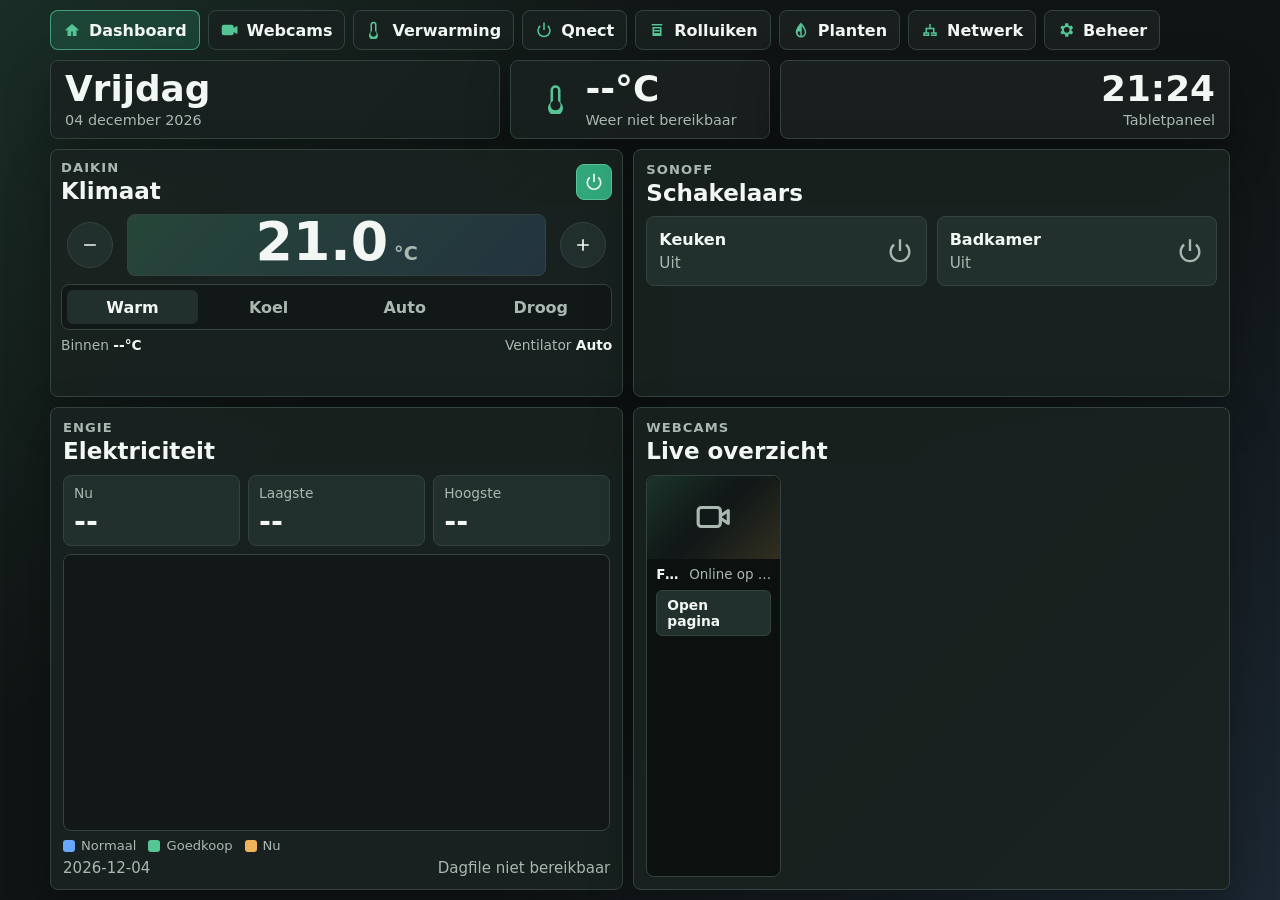
<file: index.html>
<!doctype html>
<html lang="nl">
  <head>
    <meta charset="utf-8">
    <meta name="viewport" content="width=device-width, initial-scale=1">
    <title>HomeOverview Tabletpaneel</title>
    <link rel="stylesheet" href="styles.css">
  </head>
  <body>
    <main class="dashboard">
      <nav class="dashboard-nav" aria-label="Overzichten">
        <a class="nav-button active" href="index.html" aria-label="Dashboard">
          <svg viewBox="0 0 24 24" aria-hidden="true"><path d="M3 11.5 12 4l9 7.5-1.28 1.54L18 11.61V20h-5v-6h-2v6H6v-8.39l-1.72 1.43L3 11.5Z"/></svg>
          Dashboard
        </a>
        <a class="nav-button" href="webcams.html" aria-label="Alle webcams">
          <svg viewBox="0 0 24 24" aria-hidden="true"><path d="M4 5h10a3 3 0 0 1 3 3v1.4l3.45-2.3A1 1 0 0 1 22 7.93v8.14a1 1 0 0 1-1.55.83L17 14.6V16a3 3 0 0 1-3 3H4a3 3 0 0 1-3-3V8a3 3 0 0 1 3-3Z"/></svg>
          Webcams
        </a>
        <a class="nav-button" href="verwarming.html" aria-label="Alle verwarmingstoestellen">
          <svg viewBox="0 0 24 24" aria-hidden="true"><path d="M14 14.76V5a4 4 0 0 0-8 0v9.76A6 6 0 1 0 14 14.76ZM10 21a4 4 0 0 1-2.67-6.98L8 13.42V5a2 2 0 1 1 4 0v8.42l.67.6A4 4 0 0 1 10 21Z"/></svg>
          Verwarming
        </a>
        <a class="nav-button" href="schakelaars.html" aria-label="Alle Qnect schakelaars">
          <svg viewBox="0 0 24 24" aria-hidden="true"><path d="M11 2h2v10h-2V2Zm6.78 3.81-1.42 1.42A7 7 0 1 1 7.64 7.23L6.22 5.81a9 9 0 1 0 11.56 0Z"/></svg>
          Qnect
        </a>
        <a class="nav-button" href="rolluiken.html" aria-label="Alle rolluiken">
          <svg viewBox="0 0 24 24" aria-hidden="true"><path d="M5 4h14v2H5V4Zm1 4h12v12H6V8Zm2 2v2h8v-2H8Zm0 4v2h8v-2H8Z"/></svg>
          Rolluiken
        </a>
        <a class="nav-button" href="planten.html" aria-label="Plantbewatering">
          <svg viewBox="0 0 24 24" aria-hidden="true"><path d="M12 2s7 7.2 7 13a7 7 0 0 1-14 0C5 9.2 12 2 12 2Zm-1 17.9V14H7.8a5 5 0 0 0 3.2 5.9ZM13 20a5 5 0 0 0 4-4.9c0-2.7-2.4-6.3-4-8.3V20Z"/></svg>
          Planten
        </a>
        <a class="nav-button" href="netwerk.html" aria-label="Netwerkoverzicht">
          <svg viewBox="0 0 24 24" aria-hidden="true"><path d="M11 4h2v5h5v6h3v5h-8v-5h3v-4H8v4h3v5H3v-5h3V9h5V4Zm2 13v1h6v-1h-6ZM5 17v1h4v-1H5Zm8-11v3h-2V6h2Z"/></svg>
          Netwerk
        </a>
        <a class="nav-button" href="beheer.html" aria-label="Beheer instellingen">
          <svg viewBox="0 0 24 24" aria-hidden="true"><path d="m19.43 12.98.04-.98-.04-.98 2.11-1.65-2-3.46-2.49 1a7.33 7.33 0 0 0-1.7-.98L15 3h-4l-.35 2.93c-.61.24-1.18.57-1.7.98l-2.49-1-2 3.46 2.11 1.65-.04.98.04.98-2.11 1.65 2 3.46 2.49-1c.52.41 1.09.74 1.7.98L11 21h4l.35-2.93c.61-.24 1.18-.57 1.7-.98l2.49 1 2-3.46-2.11-1.65ZM13 15.5A3.5 3.5 0 1 1 13 8a3.5 3.5 0 0 1 0 7.5Z"/></svg>
          Beheer
        </a>
      </nav>
      <header class="topbar">
        <section class="status-block" aria-label="Vandaag">
          <div class="day" id="current-day">Vandaag</div>
          <div class="date-line" id="current-date">--</div>
        </section>
        <section class="temperature-block" aria-label="Huidige temperatuur">
          <svg viewBox="0 0 24 24" aria-hidden="true">
            <path d="M14 14.76V5a4 4 0 0 0-8 0v9.76A6 6 0 1 0 14 14.76ZM10 21a4 4 0 0 1-2.67-6.98L8 13.42V5a2 2 0 1 1 4 0v8.42l.67.6A4 4 0 0 1 10 21Z"/>
          </svg>
          <div>
            <div class="temperature" id="current-temperature">--&deg;C</div>
            <div class="temperature-source" id="temperature-source">Buiten</div>
          </div>
        </section>
        <section class="status-block align-right" aria-label="Tijd">
          <div class="time" id="current-time">--:--</div>
          <div class="date-line">Tabletpaneel</div>
        </section>
      </header>

      <section class="content-grid">
        <section class="panel climate-panel" aria-labelledby="daikin-title">
          <div class="panel-heading">
            <div>
              <p class="eyebrow">Daikin</p>
              <h1 id="daikin-title">Klimaat</h1>
            </div>
            <button class="icon-button active" type="button" data-action="toggle-climate" aria-label="Daikin aan of uit">
              <svg viewBox="0 0 24 24" aria-hidden="true">
                <path d="M11 2h2v10h-2V2Zm6.78 3.81-1.42 1.42A7 7 0 1 1 7.64 7.23L6.22 5.81a9 9 0 1 0 11.56 0Z"/>
              </svg>
            </button>
          </div>

          <div class="climate-readout">
            <button class="round-button" type="button" data-action="temp-down" aria-label="Temperatuur lager">
              <svg viewBox="0 0 24 24" aria-hidden="true"><path d="M5 11h14v2H5v-2Z"/></svg>
            </button>
            <div class="target-temp">
              <span id="target-temperature">21.0</span><small>&deg;C</small>
            </div>
            <button class="round-button" type="button" data-action="temp-up" aria-label="Temperatuur hoger">
              <svg viewBox="0 0 24 24" aria-hidden="true"><path d="M11 5h2v6h6v2h-6v6h-2v-6H5v-2h6V5Z"/></svg>
            </button>
          </div>

          <div class="segmented-control" role="group" aria-label="Daikin modus">
            <button class="selected" type="button" data-mode="heat">Warm</button>
            <button type="button" data-mode="cool">Koel</button>
            <button type="button" data-mode="auto">Auto</button>
            <button type="button" data-mode="dry">Droog</button>
          </div>

          <div class="mini-stats">
            <span>Binnen <strong id="inside-temperature">--&deg;C</strong></span>
            <span>Ventilator <strong id="fan-speed">Auto</strong></span>
          </div>
        </section>

        <section class="panel sonoff-panel" aria-labelledby="sonoff-title">
          <div class="panel-heading">
            <div>
              <p class="eyebrow">Sonoff</p>
              <h2 id="sonoff-title">Schakelaars</h2>
            </div>
          </div>
          <div class="switch-grid" id="sonoff-switches"></div>
        </section>

        <section class="panel energy-panel" aria-labelledby="energy-title">
          <div class="panel-heading">
            <div>
              <p class="eyebrow">Engie</p>
              <h2 id="energy-title">Elektriciteit</h2>
            </div>
          </div>
          <div class="energy-summary">
            <div>
              <span class="summary-label">Nu</span>
              <strong id="energy-current">--</strong>
            </div>
            <div>
              <span class="summary-label">Laagste</span>
              <strong id="energy-min">--</strong>
            </div>
            <div>
              <span class="summary-label">Hoogste</span>
              <strong id="energy-max">--</strong>
            </div>
          </div>
          <div class="energy-chart-wrap">
            <svg id="energy-chart" class="energy-chart" viewBox="0 0 640 220" role="img" aria-labelledby="energy-chart-title">
              <title id="energy-chart-title">Elektriciteitsprijzen vandaag</title>
              <g id="energy-grid"></g>
              <g id="energy-bars"></g>
              <g id="energy-labels"></g>
            </svg>
            <div class="energy-tooltip" id="energy-tooltip" role="status" aria-live="polite"></div>
          </div>
          <div class="energy-legend" aria-label="Legende elektriciteitskleuren">
            <span><i class="legend-swatch regular"></i>Normaal</span>
            <span><i class="legend-swatch low"></i>Goedkoop</span>
            <span><i class="legend-swatch current"></i>Nu</span>
          </div>
          <div class="energy-footer">
            <span id="energy-date">Vandaag</span>
            <span id="energy-status">Dagfile laden...</span>
          </div>
        </section>

        <section class="panel cameras-panel" aria-labelledby="cameras-title">
          <div class="panel-heading">
            <div>
              <p class="eyebrow">Webcams</p>
              <h2 id="cameras-title">Live overzicht</h2>
            </div>
          </div>
          <div class="camera-grid" id="camera-grid"></div>
        </section>
      </section>
    </main>

    <dialog class="login-dialog" id="camera-login-dialog">
      <form method="dialog" id="camera-login-form">
        <div class="dialog-heading">
          <h2>Foscam login</h2>
          <button class="icon-button" type="button" id="camera-login-close" aria-label="Sluiten">
            <svg viewBox="0 0 24 24" aria-hidden="true"><path d="m6.4 5 5.6 5.6L17.6 5 19 6.4 13.4 12l5.6 5.6-1.4 1.4-5.6-5.6L6.4 19 5 17.6l5.6-5.6L5 6.4 6.4 5Z"/></svg>
          </button>
        </div>
        <label>
          <span>Gebruiker</span>
          <input id="camera-username" name="username" type="text" autocomplete="username">
        </label>
        <label>
          <span>Wachtwoord</span>
          <input id="camera-password" name="password" type="password" autocomplete="current-password">
        </label>
        <button class="primary-button" type="submit">Bewaren</button>
      </form>
    </dialog>

    <script src="app.js"></script>
  </body>
</html>
</file>
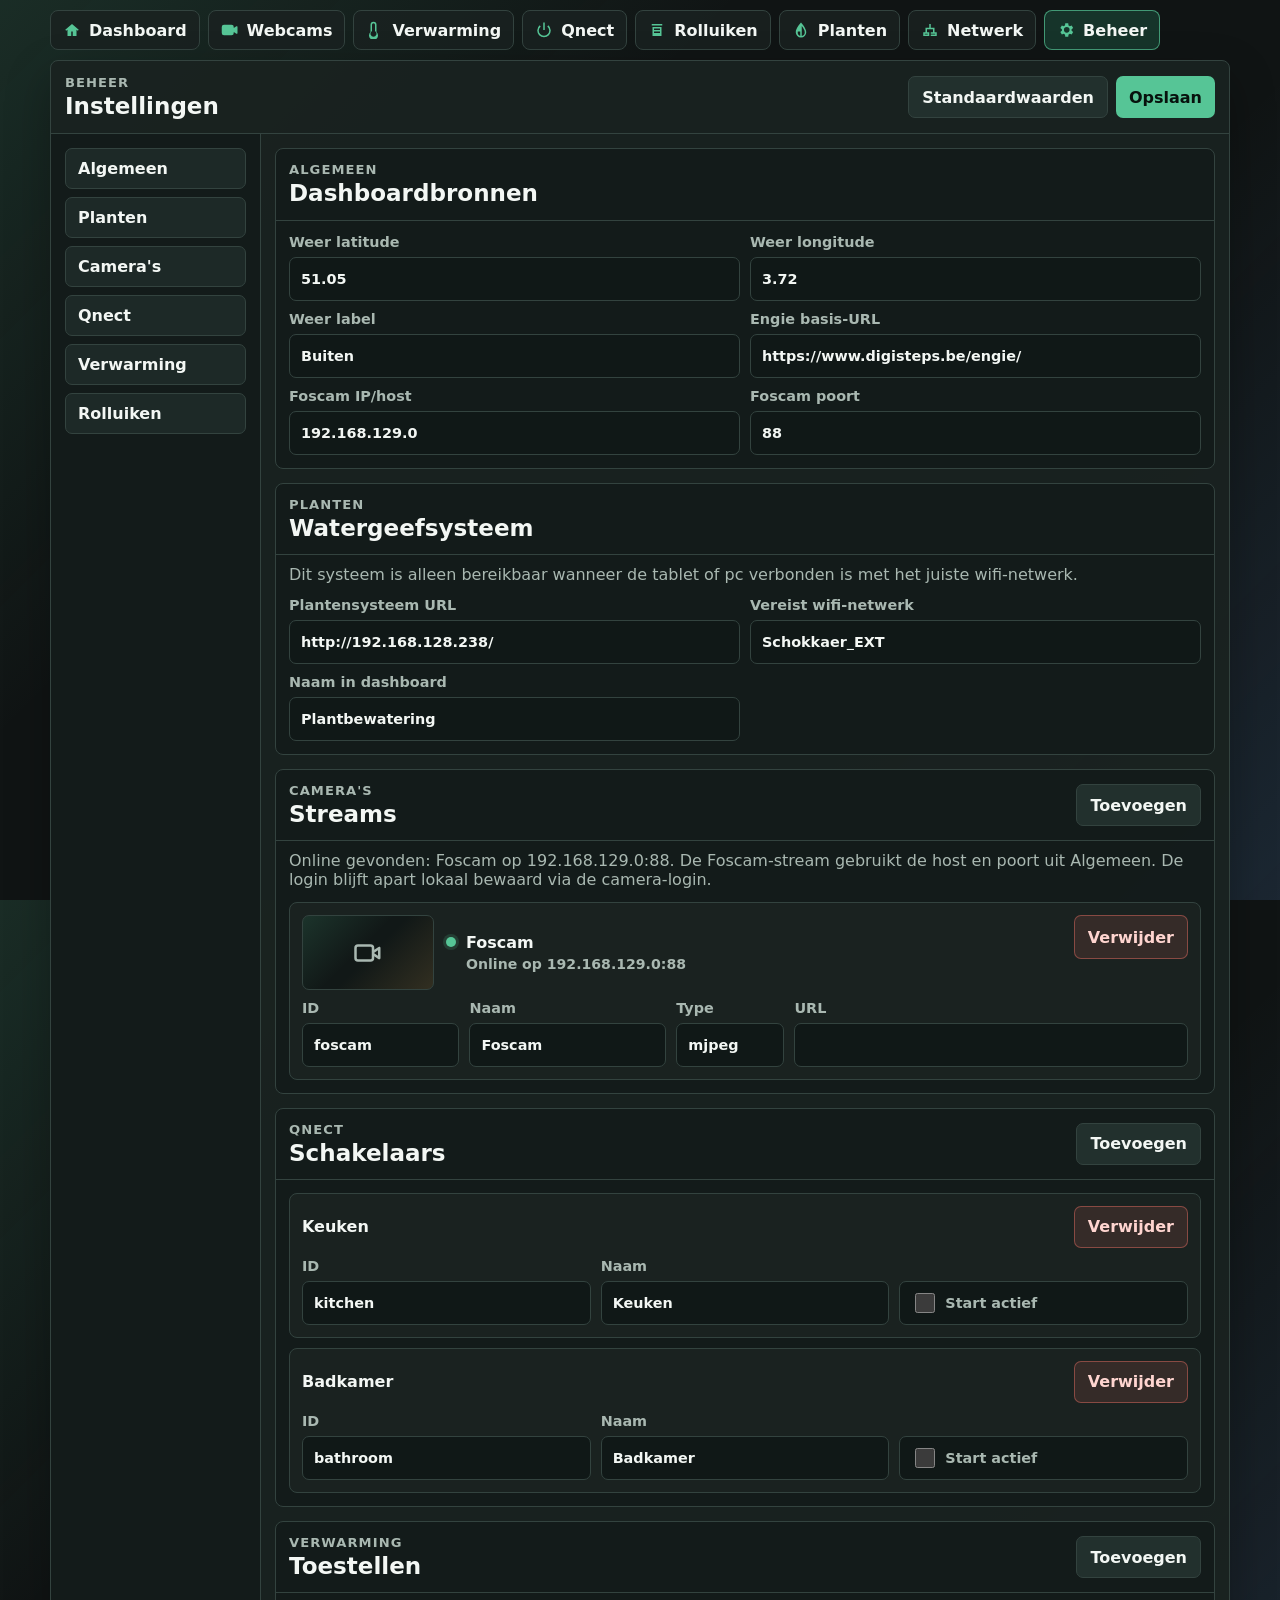
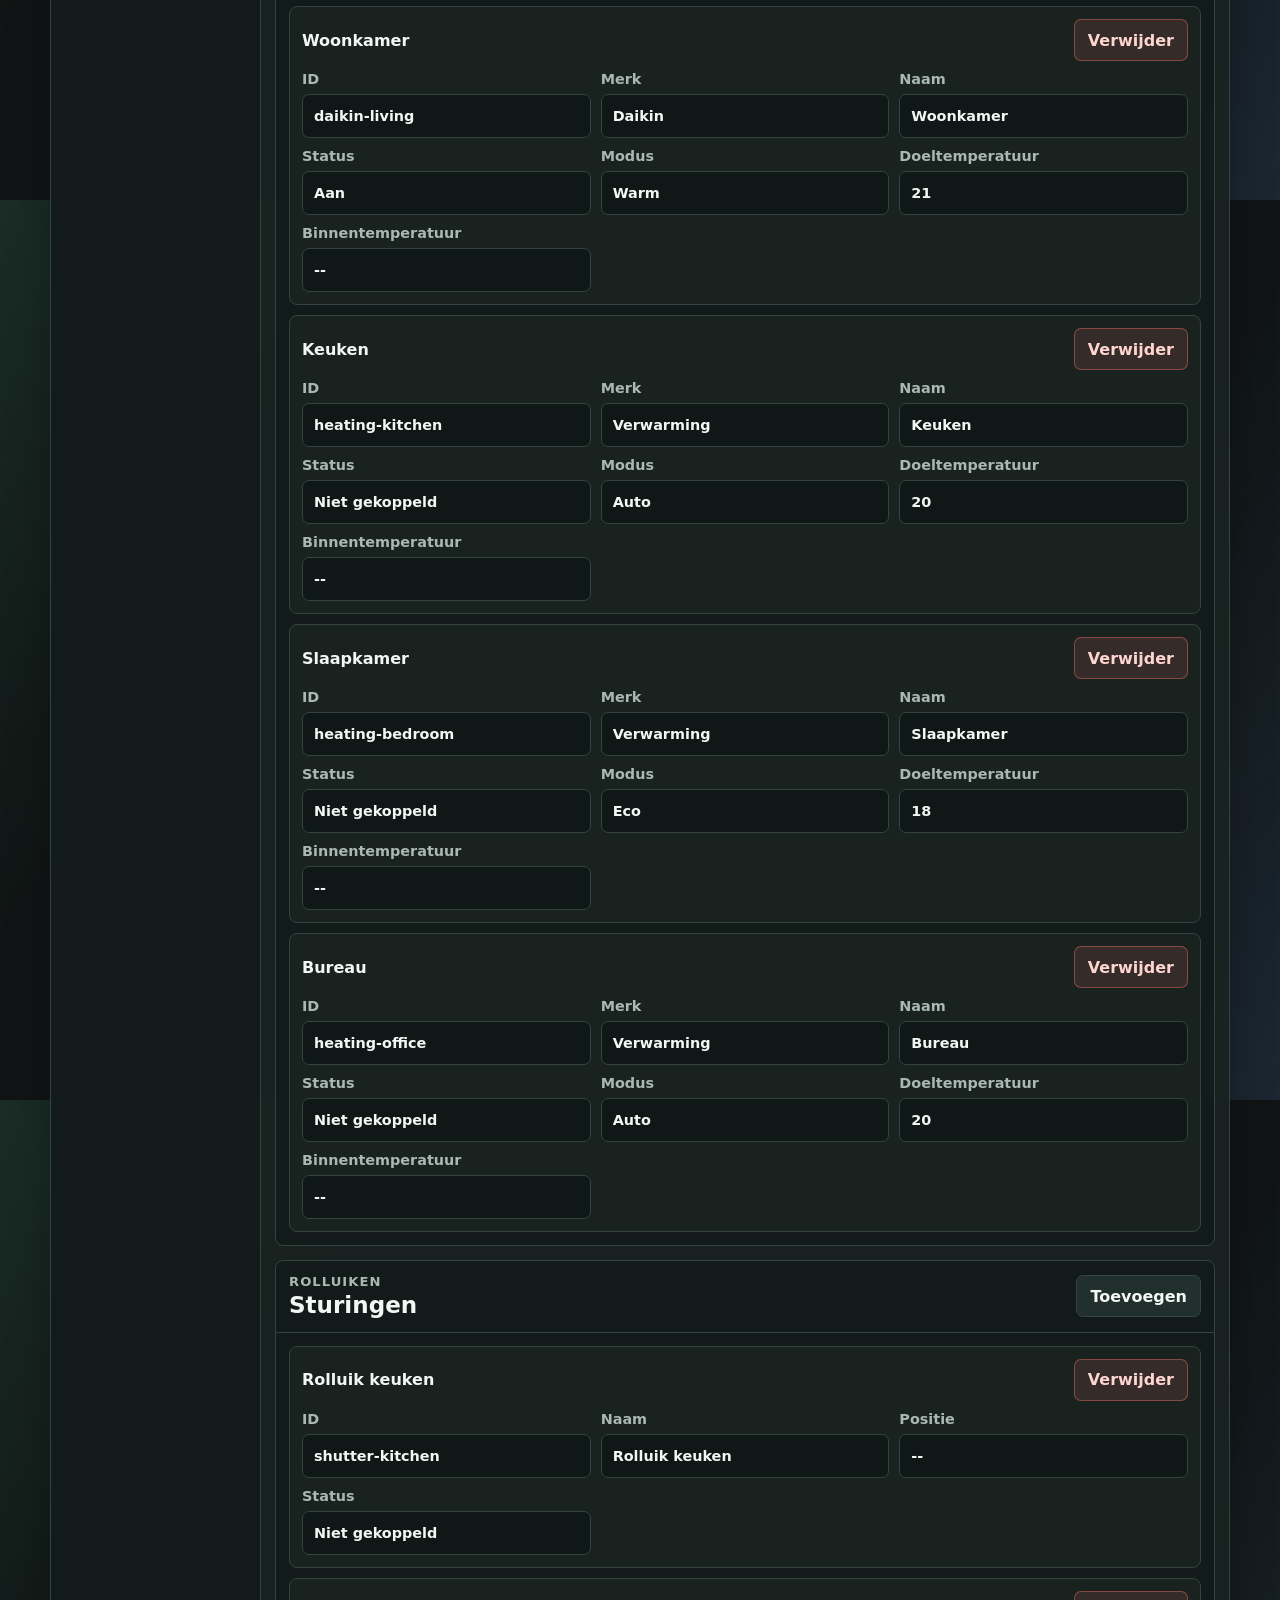
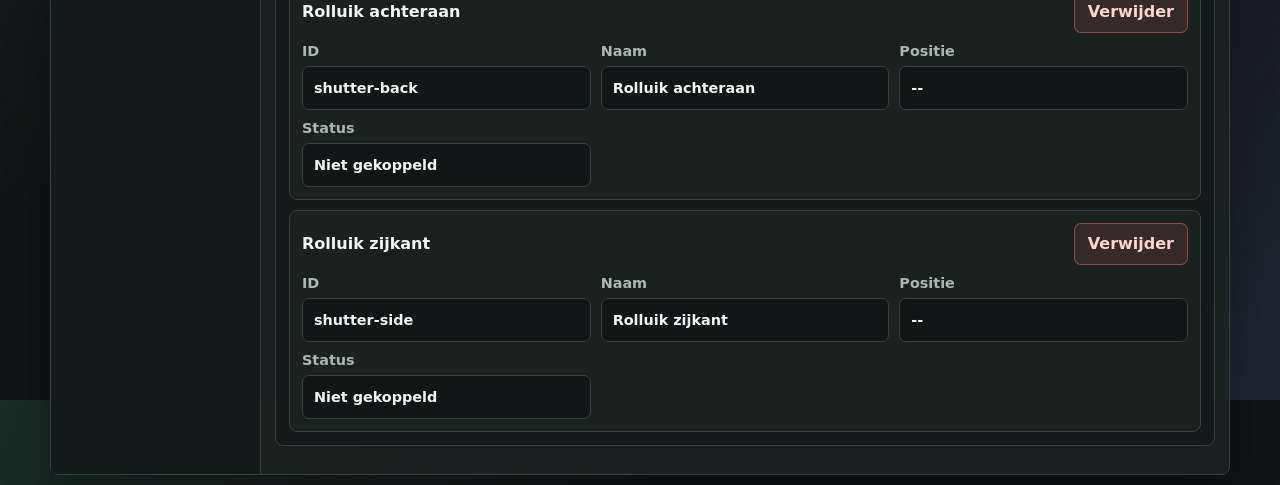
<file: beheer.html>
<!doctype html>
<html lang="nl">
  <head>
    <meta charset="utf-8">
    <meta name="viewport" content="width=device-width, initial-scale=1">
    <title>Beheer | HomeOverview</title>
    <link rel="stylesheet" href="styles.css">
  </head>
  <body class="settings-page">
    <main class="dashboard overview-dashboard settings-dashboard">
      <nav class="dashboard-nav" aria-label="Overzichten">
        <a class="nav-button" href="index.html" aria-label="Dashboard">
          <svg viewBox="0 0 24 24" aria-hidden="true"><path d="M3 11.5 12 4l9 7.5-1.28 1.54L18 11.61V20h-5v-6h-2v6H6v-8.39l-1.72 1.43L3 11.5Z"/></svg>
          Dashboard
        </a>
        <a class="nav-button" href="webcams.html" aria-label="Alle webcams">
          <svg viewBox="0 0 24 24" aria-hidden="true"><path d="M4 5h10a3 3 0 0 1 3 3v1.4l3.45-2.3A1 1 0 0 1 22 7.93v8.14a1 1 0 0 1-1.55.83L17 14.6V16a3 3 0 0 1-3 3H4a3 3 0 0 1-3-3V8a3 3 0 0 1 3-3Z"/></svg>
          Webcams
        </a>
        <a class="nav-button" href="verwarming.html" aria-label="Alle verwarmingstoestellen">
          <svg viewBox="0 0 24 24" aria-hidden="true"><path d="M14 14.76V5a4 4 0 0 0-8 0v9.76A6 6 0 1 0 14 14.76ZM10 21a4 4 0 0 1-2.67-6.98L8 13.42V5a2 2 0 1 1 4 0v8.42l.67.6A4 4 0 0 1 10 21Z"/></svg>
          Verwarming
        </a>
        <a class="nav-button" href="schakelaars.html" aria-label="Alle Qnect schakelaars">
          <svg viewBox="0 0 24 24" aria-hidden="true"><path d="M11 2h2v10h-2V2Zm6.78 3.81-1.42 1.42A7 7 0 1 1 7.64 7.23L6.22 5.81a9 9 0 1 0 11.56 0Z"/></svg>
          Qnect
        </a>
        <a class="nav-button" href="rolluiken.html" aria-label="Alle rolluiken">
          <svg viewBox="0 0 24 24" aria-hidden="true"><path d="M5 4h14v2H5V4Zm1 4h12v12H6V8Zm2 2v2h8v-2H8Zm0 4v2h8v-2H8Z"/></svg>
          Rolluiken
        </a>
        <a class="nav-button" href="planten.html" aria-label="Plantbewatering">
          <svg viewBox="0 0 24 24" aria-hidden="true"><path d="M12 2s7 7.2 7 13a7 7 0 0 1-14 0C5 9.2 12 2 12 2Zm-1 17.9V14H7.8a5 5 0 0 0 3.2 5.9ZM13 20a5 5 0 0 0 4-4.9c0-2.7-2.4-6.3-4-8.3V20Z"/></svg>
          Planten
        </a>
        <a class="nav-button" href="netwerk.html" aria-label="Netwerkoverzicht">
          <svg viewBox="0 0 24 24" aria-hidden="true"><path d="M11 4h2v5h5v6h3v5h-8v-5h3v-4H8v4h3v5H3v-5h3V9h5V4Zm2 13v1h6v-1h-6ZM5 17v1h4v-1H5Zm8-11v3h-2V6h2Z"/></svg>
          Netwerk
        </a>
        <a class="nav-button active" href="beheer.html" aria-label="Beheer instellingen">
          <svg viewBox="0 0 24 24" aria-hidden="true"><path d="m19.43 12.98.04-.98-.04-.98 2.11-1.65-2-3.46-2.49 1a7.33 7.33 0 0 0-1.7-.98L15 3h-4l-.35 2.93c-.61.24-1.18.57-1.7.98l-2.49-1-2 3.46 2.11 1.65-.04.98.04.98-2.11 1.65 2 3.46 2.49-1c.52.41 1.09.74 1.7.98L11 21h4l.35-2.93c.61-.24 1.18-.57 1.7-.98l2.49 1 2-3.46-2.11-1.65ZM13 15.5A3.5 3.5 0 1 1 13 8a3.5 3.5 0 0 1 0 7.5Z"/></svg>
          Beheer
        </a>
      </nav>

      <section class="panel settings-panel" aria-labelledby="settings-title">
        <form id="settings-form"></form>
      </section>
    </main>

    <script src="app.js"></script>
  </body>
</html>
</file>
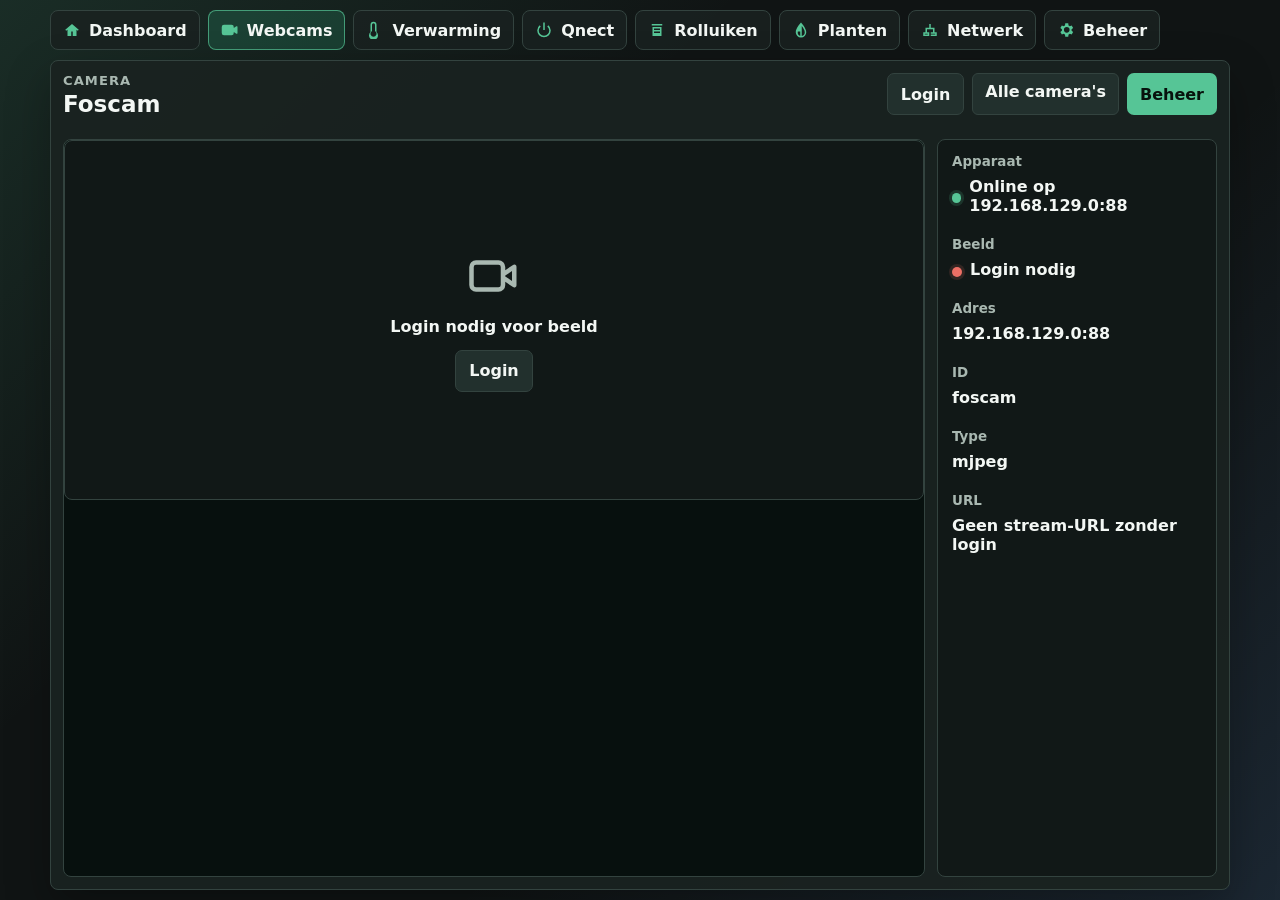
<file: camera.html>
<!doctype html>
<html lang="nl">
  <head>
    <meta charset="utf-8">
    <meta name="viewport" content="width=device-width, initial-scale=1">
    <title>Camera | HomeOverview</title>
    <link rel="stylesheet" href="styles.css">
  </head>
  <body class="camera-page">
    <main class="dashboard overview-dashboard">
      <nav class="dashboard-nav" aria-label="Overzichten">
        <a class="nav-button" href="index.html" aria-label="Dashboard">
          <svg viewBox="0 0 24 24" aria-hidden="true"><path d="M3 11.5 12 4l9 7.5-1.28 1.54L18 11.61V20h-5v-6h-2v6H6v-8.39l-1.72 1.43L3 11.5Z"/></svg>
          Dashboard
        </a>
        <a class="nav-button active" href="webcams.html" aria-label="Alle webcams">
          <svg viewBox="0 0 24 24" aria-hidden="true"><path d="M4 5h10a3 3 0 0 1 3 3v1.4l3.45-2.3A1 1 0 0 1 22 7.93v8.14a1 1 0 0 1-1.55.83L17 14.6V16a3 3 0 0 1-3 3H4a3 3 0 0 1-3-3V8a3 3 0 0 1 3-3Z"/></svg>
          Webcams
        </a>
        <a class="nav-button" href="verwarming.html" aria-label="Alle verwarmingstoestellen">
          <svg viewBox="0 0 24 24" aria-hidden="true"><path d="M14 14.76V5a4 4 0 0 0-8 0v9.76A6 6 0 1 0 14 14.76ZM10 21a4 4 0 0 1-2.67-6.98L8 13.42V5a2 2 0 1 1 4 0v8.42l.67.6A4 4 0 0 1 10 21Z"/></svg>
          Verwarming
        </a>
        <a class="nav-button" href="schakelaars.html" aria-label="Alle Qnect schakelaars">
          <svg viewBox="0 0 24 24" aria-hidden="true"><path d="M11 2h2v10h-2V2Zm6.78 3.81-1.42 1.42A7 7 0 1 1 7.64 7.23L6.22 5.81a9 9 0 1 0 11.56 0Z"/></svg>
          Qnect
        </a>
        <a class="nav-button" href="rolluiken.html" aria-label="Alle rolluiken">
          <svg viewBox="0 0 24 24" aria-hidden="true"><path d="M5 4h14v2H5V4Zm1 4h12v12H6V8Zm2 2v2h8v-2H8Zm0 4v2h8v-2H8Z"/></svg>
          Rolluiken
        </a>
        <a class="nav-button" href="planten.html" aria-label="Plantbewatering">
          <svg viewBox="0 0 24 24" aria-hidden="true"><path d="M12 2s7 7.2 7 13a7 7 0 0 1-14 0C5 9.2 12 2 12 2Zm-1 17.9V14H7.8a5 5 0 0 0 3.2 5.9ZM13 20a5 5 0 0 0 4-4.9c0-2.7-2.4-6.3-4-8.3V20Z"/></svg>
          Planten
        </a>
        <a class="nav-button" href="netwerk.html" aria-label="Netwerkoverzicht">
          <svg viewBox="0 0 24 24" aria-hidden="true"><path d="M11 4h2v5h5v6h3v5h-8v-5h3v-4H8v4h3v5H3v-5h3V9h5V4Zm2 13v1h6v-1h-6ZM5 17v1h4v-1H5Zm8-11v3h-2V6h2Z"/></svg>
          Netwerk
        </a>
        <a class="nav-button" href="beheer.html" aria-label="Beheer instellingen">
          <svg viewBox="0 0 24 24" aria-hidden="true"><path d="m19.43 12.98.04-.98-.04-.98 2.11-1.65-2-3.46-2.49 1a7.33 7.33 0 0 0-1.7-.98L15 3h-4l-.35 2.93c-.61.24-1.18.57-1.7.98l-2.49-1-2 3.46 2.11 1.65-.04.98.04.98-2.11 1.65 2 3.46 2.49-1c.52.41 1.09.74 1.7.98L11 21h4l.35-2.93c.61-.24 1.18-.57 1.7-.98l2.49 1 2-3.46-2.11-1.65ZM13 15.5A3.5 3.5 0 1 1 13 8a3.5 3.5 0 0 1 0 7.5Z"/></svg>
          Beheer
        </a>
      </nav>

      <section class="panel camera-detail-panel" id="camera-detail-panel"></section>
    </main>

    <dialog class="login-dialog" id="camera-login-dialog">
      <form method="dialog" id="camera-login-form">
        <div class="dialog-heading">
          <h2>Foscam login</h2>
          <button class="icon-button" type="button" id="camera-login-close" aria-label="Sluiten">
            <svg viewBox="0 0 24 24" aria-hidden="true"><path d="m6.4 5 5.6 5.6L17.6 5 19 6.4 13.4 12l5.6 5.6-1.4 1.4-5.6-5.6L6.4 19 5 17.6l5.6-5.6L5 6.4 6.4 5Z"/></svg>
          </button>
        </div>
        <label>
          <span>Gebruiker</span>
          <input id="camera-username" name="username" type="text" autocomplete="username">
        </label>
        <label>
          <span>Wachtwoord</span>
          <input id="camera-password" name="password" type="password" autocomplete="current-password">
        </label>
        <button class="primary-button" type="submit">Bewaren</button>
      </form>
    </dialog>

    <script src="app.js"></script>
  </body>
</html>
</file>
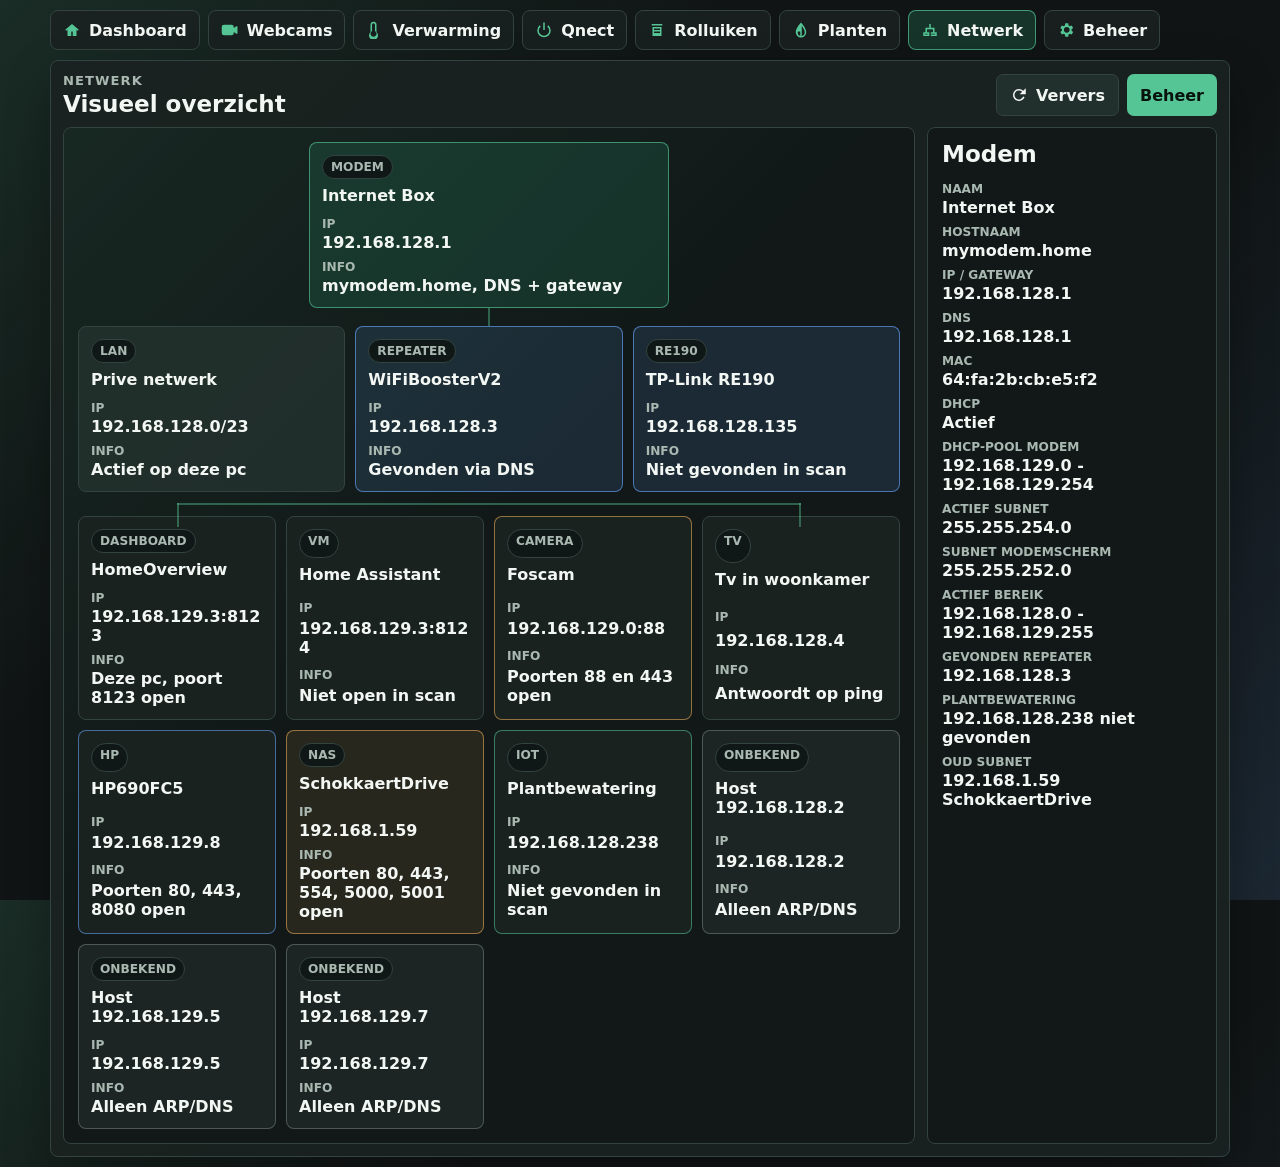
<file: netwerk.html>
<!doctype html>
<html lang="nl">
  <head>
    <meta charset="utf-8">
    <meta name="viewport" content="width=device-width, initial-scale=1">
    <title>Netwerk | HomeOverview</title>
    <link rel="stylesheet" href="styles.css">
  </head>
  <body class="network-page">
    <main class="dashboard overview-dashboard">
      <nav class="dashboard-nav" aria-label="Overzichten">
        <a class="nav-button" href="index.html" aria-label="Dashboard">
          <svg viewBox="0 0 24 24" aria-hidden="true"><path d="M3 11.5 12 4l9 7.5-1.28 1.54L18 11.61V20h-5v-6h-2v6H6v-8.39l-1.72 1.43L3 11.5Z"/></svg>
          Dashboard
        </a>
        <a class="nav-button" href="webcams.html" aria-label="Alle webcams">
          <svg viewBox="0 0 24 24" aria-hidden="true"><path d="M4 5h10a3 3 0 0 1 3 3v1.4l3.45-2.3A1 1 0 0 1 22 7.93v8.14a1 1 0 0 1-1.55.83L17 14.6V16a3 3 0 0 1-3 3H4a3 3 0 0 1-3-3V8a3 3 0 0 1 3-3Z"/></svg>
          Webcams
        </a>
        <a class="nav-button" href="verwarming.html" aria-label="Alle verwarmingstoestellen">
          <svg viewBox="0 0 24 24" aria-hidden="true"><path d="M14 14.76V5a4 4 0 0 0-8 0v9.76A6 6 0 1 0 14 14.76ZM10 21a4 4 0 0 1-2.67-6.98L8 13.42V5a2 2 0 1 1 4 0v8.42l.67.6A4 4 0 0 1 10 21Z"/></svg>
          Verwarming
        </a>
        <a class="nav-button" href="schakelaars.html" aria-label="Alle Qnect schakelaars">
          <svg viewBox="0 0 24 24" aria-hidden="true"><path d="M11 2h2v10h-2V2Zm6.78 3.81-1.42 1.42A7 7 0 1 1 7.64 7.23L6.22 5.81a9 9 0 1 0 11.56 0Z"/></svg>
          Qnect
        </a>
        <a class="nav-button" href="rolluiken.html" aria-label="Alle rolluiken">
          <svg viewBox="0 0 24 24" aria-hidden="true"><path d="M5 4h14v2H5V4Zm1 4h12v12H6V8Zm2 2v2h8v-2H8Zm0 4v2h8v-2H8Z"/></svg>
          Rolluiken
        </a>
        <a class="nav-button" href="planten.html" aria-label="Plantbewatering">
          <svg viewBox="0 0 24 24" aria-hidden="true"><path d="M12 2s7 7.2 7 13a7 7 0 0 1-14 0C5 9.2 12 2 12 2Zm-1 17.9V14H7.8a5 5 0 0 0 3.2 5.9ZM13 20a5 5 0 0 0 4-4.9c0-2.7-2.4-6.3-4-8.3V20Z"/></svg>
          Planten
        </a>
        <a class="nav-button active" href="netwerk.html" aria-label="Netwerkoverzicht">
          <svg viewBox="0 0 24 24" aria-hidden="true"><path d="M11 4h2v5h5v6h3v5h-8v-5h3v-4H8v4h3v5H3v-5h3V9h5V4Zm2 13v1h6v-1h-6ZM5 17v1h4v-1H5Zm8-11v3h-2V6h2Z"/></svg>
          Netwerk
        </a>
        <a class="nav-button" href="beheer.html" aria-label="Beheer instellingen">
          <svg viewBox="0 0 24 24" aria-hidden="true"><path d="m19.43 12.98.04-.98-.04-.98 2.11-1.65-2-3.46-2.49 1a7.33 7.33 0 0 0-1.7-.98L15 3h-4l-.35 2.93c-.61.24-1.18.57-1.7.98l-2.49-1-2 3.46 2.11 1.65-.04.98.04.98-2.11 1.65 2 3.46 2.49-1c.52.41 1.09.74 1.7.98L11 21h4l.35-2.93c.61-.24 1.18-.57 1.7-.98l2.49 1 2-3.46-2.11-1.65ZM13 15.5A3.5 3.5 0 1 1 13 8a3.5 3.5 0 0 1 0 7.5Z"/></svg>
          Beheer
        </a>
      </nav>

      <section class="panel network-panel" id="network-panel" aria-label="Netwerkoverzicht"></section>
    </main>

    <script src="app.js"></script>
  </body>
</html>
</file>
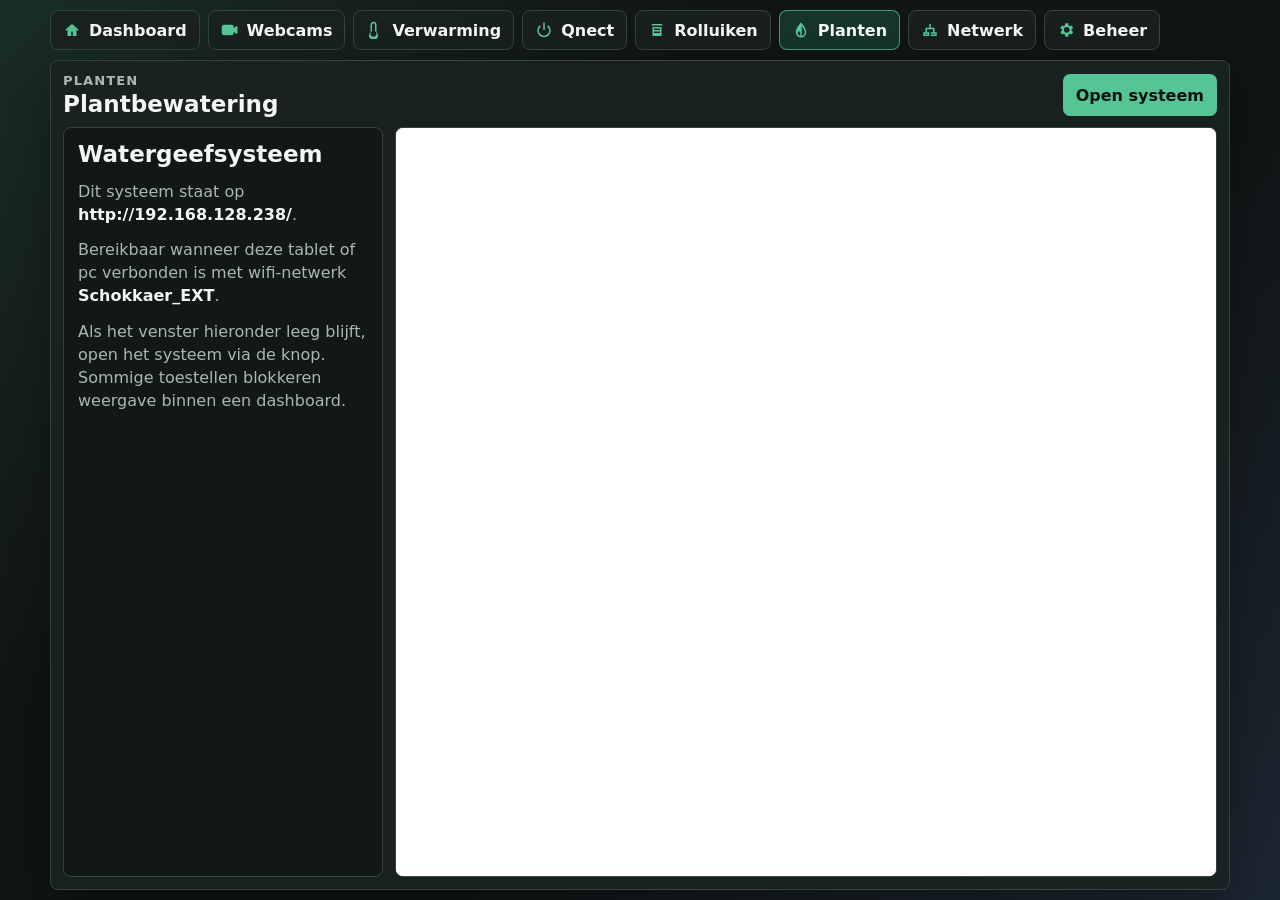
<file: planten.html>
<!doctype html>
<html lang="nl">
  <head>
    <meta charset="utf-8">
    <meta name="viewport" content="width=device-width, initial-scale=1">
    <title>Planten | HomeOverview</title>
    <link rel="stylesheet" href="styles.css">
  </head>
  <body>
    <main class="dashboard overview-dashboard">
      <nav class="dashboard-nav" aria-label="Overzichten">
        <a class="nav-button" href="index.html" aria-label="Dashboard">
          <svg viewBox="0 0 24 24" aria-hidden="true"><path d="M3 11.5 12 4l9 7.5-1.28 1.54L18 11.61V20h-5v-6h-2v6H6v-8.39l-1.72 1.43L3 11.5Z"/></svg>
          Dashboard
        </a>
        <a class="nav-button" href="webcams.html" aria-label="Alle webcams">
          <svg viewBox="0 0 24 24" aria-hidden="true"><path d="M4 5h10a3 3 0 0 1 3 3v1.4l3.45-2.3A1 1 0 0 1 22 7.93v8.14a1 1 0 0 1-1.55.83L17 14.6V16a3 3 0 0 1-3 3H4a3 3 0 0 1-3-3V8a3 3 0 0 1 3-3Z"/></svg>
          Webcams
        </a>
        <a class="nav-button" href="verwarming.html" aria-label="Alle verwarmingstoestellen">
          <svg viewBox="0 0 24 24" aria-hidden="true"><path d="M14 14.76V5a4 4 0 0 0-8 0v9.76A6 6 0 1 0 14 14.76ZM10 21a4 4 0 0 1-2.67-6.98L8 13.42V5a2 2 0 1 1 4 0v8.42l.67.6A4 4 0 0 1 10 21Z"/></svg>
          Verwarming
        </a>
        <a class="nav-button" href="schakelaars.html" aria-label="Alle Qnect schakelaars">
          <svg viewBox="0 0 24 24" aria-hidden="true"><path d="M11 2h2v10h-2V2Zm6.78 3.81-1.42 1.42A7 7 0 1 1 7.64 7.23L6.22 5.81a9 9 0 1 0 11.56 0Z"/></svg>
          Qnect
        </a>
        <a class="nav-button" href="rolluiken.html" aria-label="Alle rolluiken">
          <svg viewBox="0 0 24 24" aria-hidden="true"><path d="M5 4h14v2H5V4Zm1 4h12v12H6V8Zm2 2v2h8v-2H8Zm0 4v2h8v-2H8Z"/></svg>
          Rolluiken
        </a>
        <a class="nav-button active" href="planten.html" aria-label="Plantbewatering">
          <svg viewBox="0 0 24 24" aria-hidden="true"><path d="M12 2s7 7.2 7 13a7 7 0 0 1-14 0C5 9.2 12 2 12 2Zm-1 17.9V14H7.8a5 5 0 0 0 3.2 5.9ZM13 20a5 5 0 0 0 4-4.9c0-2.7-2.4-6.3-4-8.3V20Z"/></svg>
          Planten
        </a>
        <a class="nav-button" href="netwerk.html" aria-label="Netwerkoverzicht">
          <svg viewBox="0 0 24 24" aria-hidden="true"><path d="M11 4h2v5h5v6h3v5h-8v-5h3v-4H8v4h3v5H3v-5h3V9h5V4Zm2 13v1h6v-1h-6ZM5 17v1h4v-1H5Zm8-11v3h-2V6h2Z"/></svg>
          Netwerk
        </a>
        <a class="nav-button" href="beheer.html" aria-label="Beheer instellingen">
          <svg viewBox="0 0 24 24" aria-hidden="true"><path d="m19.43 12.98.04-.98-.04-.98 2.11-1.65-2-3.46-2.49 1a7.33 7.33 0 0 0-1.7-.98L15 3h-4l-.35 2.93c-.61.24-1.18.57-1.7.98l-2.49-1-2 3.46 2.11 1.65-.04.98.04.98-2.11 1.65 2 3.46 2.49-1c.52.41 1.09.74 1.7.98L11 21h4l.35-2.93c.61-.24 1.18-.57 1.7-.98l2.49 1 2-3.46-2.11-1.65ZM13 15.5A3.5 3.5 0 1 1 13 8a3.5 3.5 0 0 1 0 7.5Z"/></svg>
          Beheer
        </a>
      </nav>

      <section class="panel plants-panel" id="plants-panel" aria-label="Plantbewatering"></section>
    </main>

    <script src="app.js"></script>
  </body>
</html>
</file>
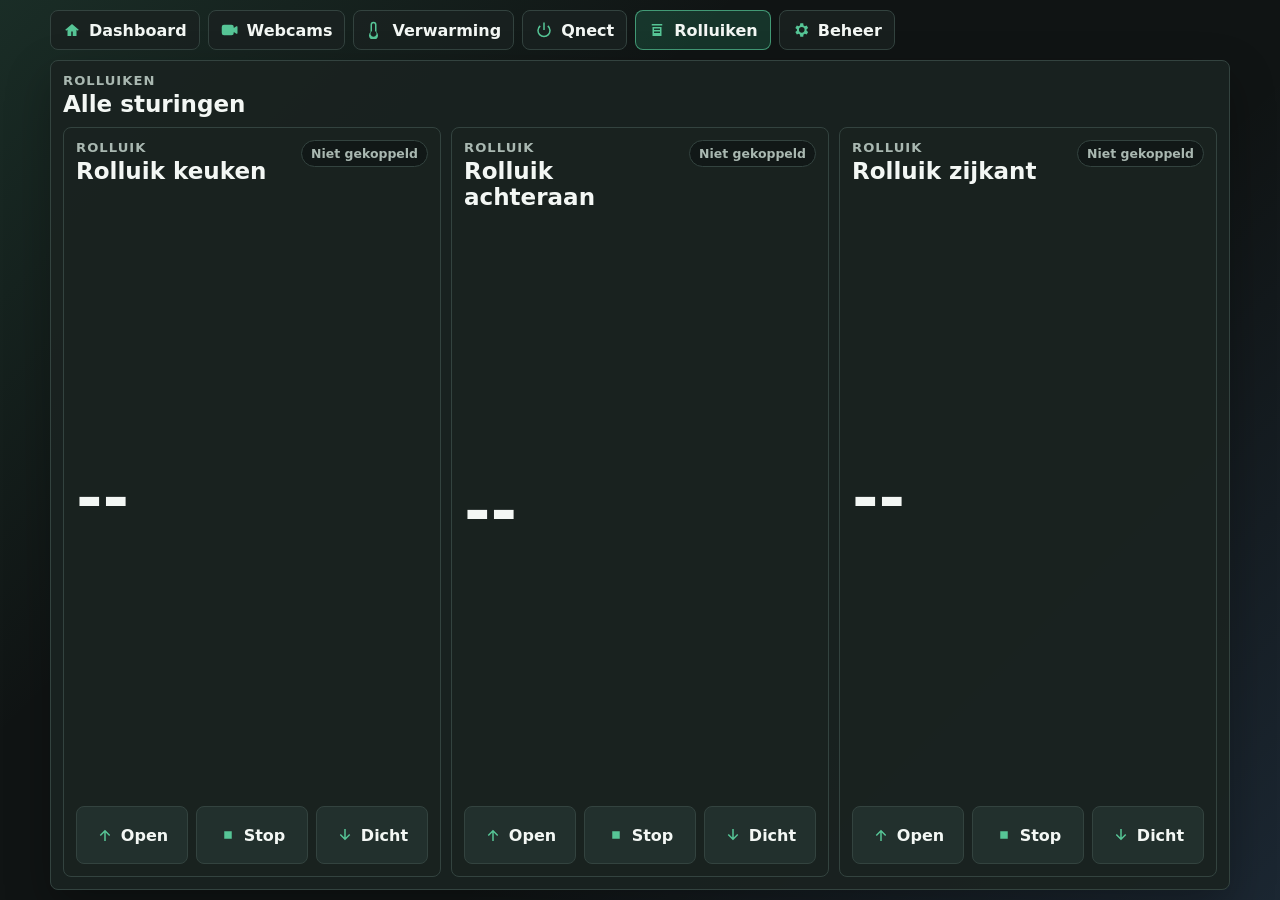
<file: rolluiken.html>
<!doctype html>
<html lang="nl">
  <head>
    <meta charset="utf-8">
    <meta name="viewport" content="width=device-width, initial-scale=1">
    <title>Rolluiken | HomeOverview</title>
    <link rel="stylesheet" href="styles.css">
  </head>
  <body>
    <main class="dashboard overview-dashboard">
      <nav class="dashboard-nav" aria-label="Overzichten">
        <a class="nav-button" href="index.html" aria-label="Dashboard">
          <svg viewBox="0 0 24 24" aria-hidden="true"><path d="M3 11.5 12 4l9 7.5-1.28 1.54L18 11.61V20h-5v-6h-2v6H6v-8.39l-1.72 1.43L3 11.5Z"/></svg>
          Dashboard
        </a>
        <a class="nav-button" href="webcams.html" aria-label="Alle webcams">
          <svg viewBox="0 0 24 24" aria-hidden="true"><path d="M4 5h10a3 3 0 0 1 3 3v1.4l3.45-2.3A1 1 0 0 1 22 7.93v8.14a1 1 0 0 1-1.55.83L17 14.6V16a3 3 0 0 1-3 3H4a3 3 0 0 1-3-3V8a3 3 0 0 1 3-3Z"/></svg>
          Webcams
        </a>
        <a class="nav-button" href="verwarming.html" aria-label="Alle verwarmingstoestellen">
          <svg viewBox="0 0 24 24" aria-hidden="true"><path d="M14 14.76V5a4 4 0 0 0-8 0v9.76A6 6 0 1 0 14 14.76ZM10 21a4 4 0 0 1-2.67-6.98L8 13.42V5a2 2 0 1 1 4 0v8.42l.67.6A4 4 0 0 1 10 21Z"/></svg>
          Verwarming
        </a>
        <a class="nav-button" href="schakelaars.html" aria-label="Alle Qnect schakelaars">
          <svg viewBox="0 0 24 24" aria-hidden="true"><path d="M11 2h2v10h-2V2Zm6.78 3.81-1.42 1.42A7 7 0 1 1 7.64 7.23L6.22 5.81a9 9 0 1 0 11.56 0Z"/></svg>
          Qnect
        </a>
        <a class="nav-button active" href="rolluiken.html" aria-label="Alle rolluiken">
          <svg viewBox="0 0 24 24" aria-hidden="true"><path d="M5 4h14v2H5V4Zm1 4h12v12H6V8Zm2 2v2h8v-2H8Zm0 4v2h8v-2H8Z"/></svg>
          Rolluiken
        </a>
        <a class="nav-button" href="beheer.html" aria-label="Beheer instellingen">
          <svg viewBox="0 0 24 24" aria-hidden="true"><path d="m19.43 12.98.04-.98-.04-.98 2.11-1.65-2-3.46-2.49 1a7.33 7.33 0 0 0-1.7-.98L15 3h-4l-.35 2.93c-.61.24-1.18.57-1.7.98l-2.49-1-2 3.46 2.11 1.65-.04.98.04.98-2.11 1.65 2 3.46 2.49-1c.52.41 1.09.74 1.7.98L11 21h4l.35-2.93c.61-.24 1.18-.57 1.7-.98l2.49 1 2-3.46-2.11-1.65ZM13 15.5A3.5 3.5 0 1 1 13 8a3.5 3.5 0 0 1 0 7.5Z"/></svg>
          Beheer
        </a>
      </nav>

      <section class="panel overview-panel">
        <div class="panel-heading">
          <div>
            <p class="eyebrow">Rolluiken</p>
            <h1>Alle sturingen</h1>
          </div>
        </div>
        <div class="overview-grid shutter-overview-grid" id="shutter-overview-grid"></div>
      </section>
    </main>

    <script src="app.js"></script>
  </body>
</html>
</file>
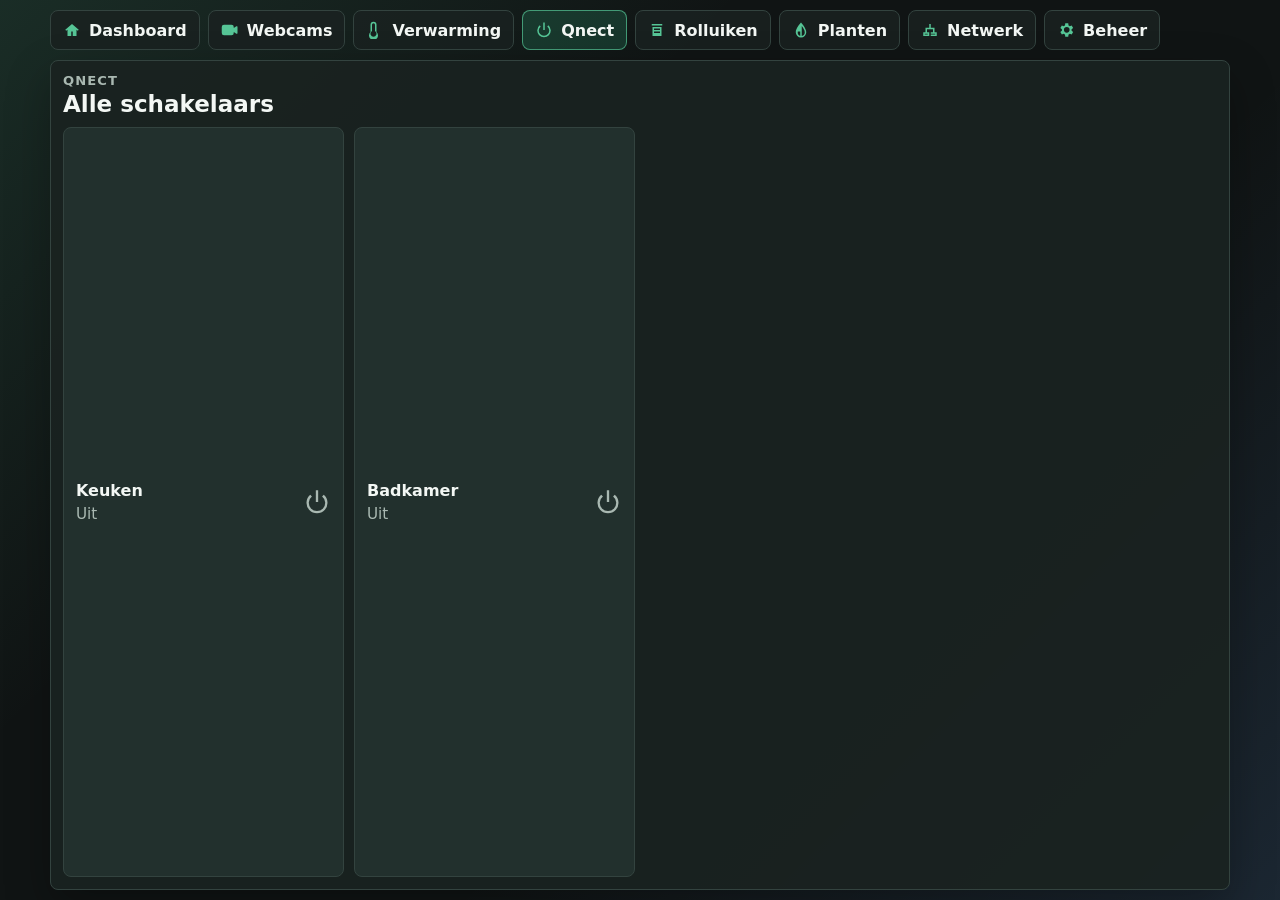
<file: schakelaars.html>
<!doctype html>
<html lang="nl">
  <head>
    <meta charset="utf-8">
    <meta name="viewport" content="width=device-width, initial-scale=1">
    <title>Qnect schakelaars | HomeOverview</title>
    <link rel="stylesheet" href="styles.css">
  </head>
  <body>
    <main class="dashboard overview-dashboard">
      <nav class="dashboard-nav" aria-label="Overzichten">
        <a class="nav-button" href="index.html" aria-label="Dashboard">
          <svg viewBox="0 0 24 24" aria-hidden="true"><path d="M3 11.5 12 4l9 7.5-1.28 1.54L18 11.61V20h-5v-6h-2v6H6v-8.39l-1.72 1.43L3 11.5Z"/></svg>
          Dashboard
        </a>
        <a class="nav-button" href="webcams.html" aria-label="Alle webcams">
          <svg viewBox="0 0 24 24" aria-hidden="true"><path d="M4 5h10a3 3 0 0 1 3 3v1.4l3.45-2.3A1 1 0 0 1 22 7.93v8.14a1 1 0 0 1-1.55.83L17 14.6V16a3 3 0 0 1-3 3H4a3 3 0 0 1-3-3V8a3 3 0 0 1 3-3Z"/></svg>
          Webcams
        </a>
        <a class="nav-button" href="verwarming.html" aria-label="Alle verwarmingstoestellen">
          <svg viewBox="0 0 24 24" aria-hidden="true"><path d="M14 14.76V5a4 4 0 0 0-8 0v9.76A6 6 0 1 0 14 14.76ZM10 21a4 4 0 0 1-2.67-6.98L8 13.42V5a2 2 0 1 1 4 0v8.42l.67.6A4 4 0 0 1 10 21Z"/></svg>
          Verwarming
        </a>
        <a class="nav-button active" href="schakelaars.html" aria-label="Alle Qnect schakelaars">
          <svg viewBox="0 0 24 24" aria-hidden="true"><path d="M11 2h2v10h-2V2Zm6.78 3.81-1.42 1.42A7 7 0 1 1 7.64 7.23L6.22 5.81a9 9 0 1 0 11.56 0Z"/></svg>
          Qnect
        </a>
        <a class="nav-button" href="rolluiken.html" aria-label="Alle rolluiken">
          <svg viewBox="0 0 24 24" aria-hidden="true"><path d="M5 4h14v2H5V4Zm1 4h12v12H6V8Zm2 2v2h8v-2H8Zm0 4v2h8v-2H8Z"/></svg>
          Rolluiken
        </a>
        <a class="nav-button" href="planten.html" aria-label="Plantbewatering">
          <svg viewBox="0 0 24 24" aria-hidden="true"><path d="M12 2s7 7.2 7 13a7 7 0 0 1-14 0C5 9.2 12 2 12 2Zm-1 17.9V14H7.8a5 5 0 0 0 3.2 5.9ZM13 20a5 5 0 0 0 4-4.9c0-2.7-2.4-6.3-4-8.3V20Z"/></svg>
          Planten
        </a>
        <a class="nav-button" href="netwerk.html" aria-label="Netwerkoverzicht">
          <svg viewBox="0 0 24 24" aria-hidden="true"><path d="M11 4h2v5h5v6h3v5h-8v-5h3v-4H8v4h3v5H3v-5h3V9h5V4Zm2 13v1h6v-1h-6ZM5 17v1h4v-1H5Zm8-11v3h-2V6h2Z"/></svg>
          Netwerk
        </a>
        <a class="nav-button" href="beheer.html" aria-label="Beheer instellingen">
          <svg viewBox="0 0 24 24" aria-hidden="true"><path d="m19.43 12.98.04-.98-.04-.98 2.11-1.65-2-3.46-2.49 1a7.33 7.33 0 0 0-1.7-.98L15 3h-4l-.35 2.93c-.61.24-1.18.57-1.7.98l-2.49-1-2 3.46 2.11 1.65-.04.98.04.98-2.11 1.65 2 3.46 2.49-1c.52.41 1.09.74 1.7.98L11 21h4l.35-2.93c.61-.24 1.18-.57 1.7-.98l2.49 1 2-3.46-2.11-1.65ZM13 15.5A3.5 3.5 0 1 1 13 8a3.5 3.5 0 0 1 0 7.5Z"/></svg>
          Beheer
        </a>
      </nav>

      <section class="panel overview-panel">
        <div class="panel-heading">
          <div>
            <p class="eyebrow">Qnect</p>
            <h1>Alle schakelaars</h1>
          </div>
        </div>
        <div class="overview-grid switch-overview-grid" id="switch-overview-grid"></div>
      </section>
    </main>

    <script src="app.js"></script>
  </body>
</html>
</file>
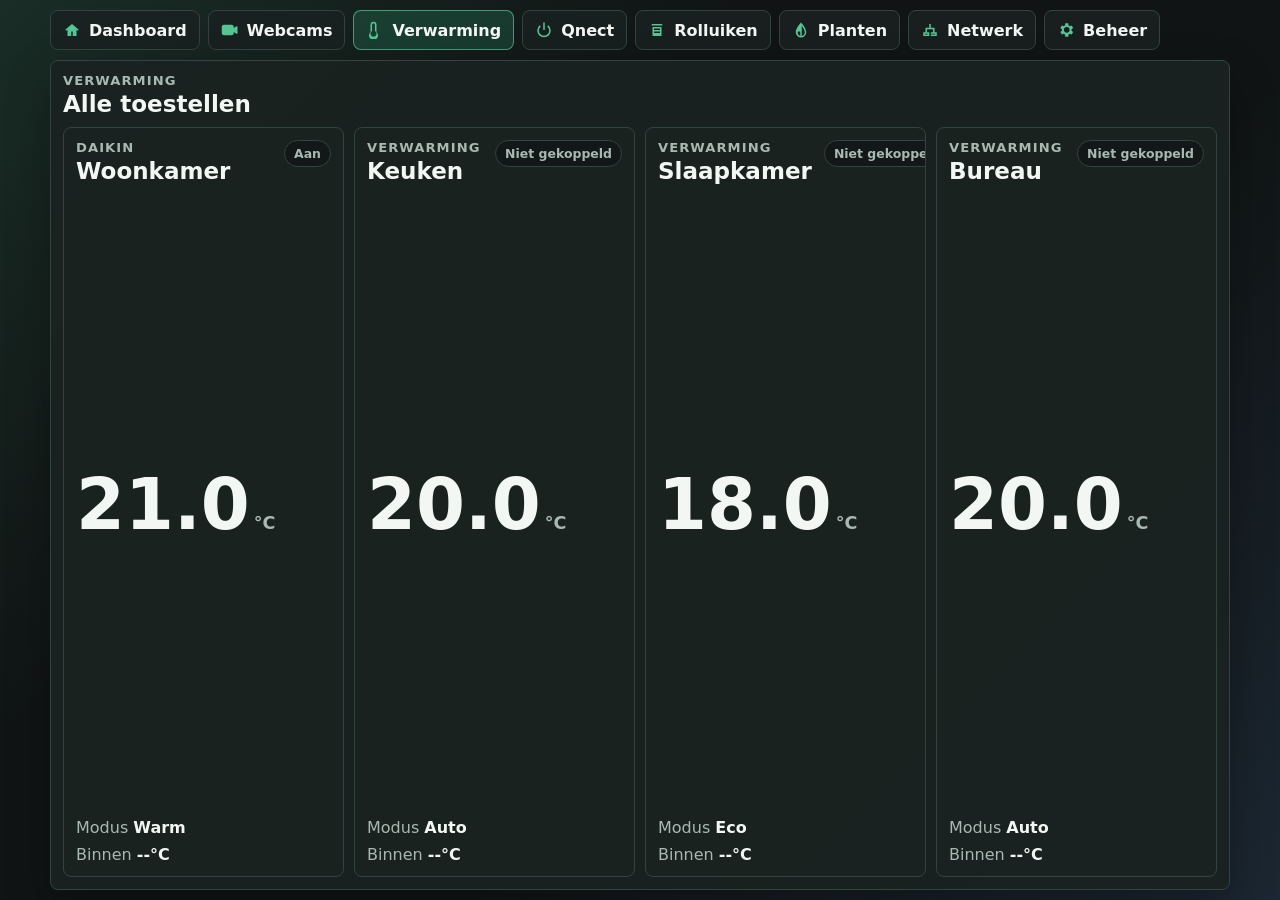
<file: verwarming.html>
<!doctype html>
<html lang="nl">
  <head>
    <meta charset="utf-8">
    <meta name="viewport" content="width=device-width, initial-scale=1">
    <title>Verwarming | HomeOverview</title>
    <link rel="stylesheet" href="styles.css">
  </head>
  <body>
    <main class="dashboard overview-dashboard">
      <nav class="dashboard-nav" aria-label="Overzichten">
        <a class="nav-button" href="index.html" aria-label="Dashboard">
          <svg viewBox="0 0 24 24" aria-hidden="true"><path d="M3 11.5 12 4l9 7.5-1.28 1.54L18 11.61V20h-5v-6h-2v6H6v-8.39l-1.72 1.43L3 11.5Z"/></svg>
          Dashboard
        </a>
        <a class="nav-button" href="webcams.html" aria-label="Alle webcams">
          <svg viewBox="0 0 24 24" aria-hidden="true"><path d="M4 5h10a3 3 0 0 1 3 3v1.4l3.45-2.3A1 1 0 0 1 22 7.93v8.14a1 1 0 0 1-1.55.83L17 14.6V16a3 3 0 0 1-3 3H4a3 3 0 0 1-3-3V8a3 3 0 0 1 3-3Z"/></svg>
          Webcams
        </a>
        <a class="nav-button active" href="verwarming.html" aria-label="Alle verwarmingstoestellen">
          <svg viewBox="0 0 24 24" aria-hidden="true"><path d="M14 14.76V5a4 4 0 0 0-8 0v9.76A6 6 0 1 0 14 14.76ZM10 21a4 4 0 0 1-2.67-6.98L8 13.42V5a2 2 0 1 1 4 0v8.42l.67.6A4 4 0 0 1 10 21Z"/></svg>
          Verwarming
        </a>
        <a class="nav-button" href="schakelaars.html" aria-label="Alle Qnect schakelaars">
          <svg viewBox="0 0 24 24" aria-hidden="true"><path d="M11 2h2v10h-2V2Zm6.78 3.81-1.42 1.42A7 7 0 1 1 7.64 7.23L6.22 5.81a9 9 0 1 0 11.56 0Z"/></svg>
          Qnect
        </a>
        <a class="nav-button" href="rolluiken.html" aria-label="Alle rolluiken">
          <svg viewBox="0 0 24 24" aria-hidden="true"><path d="M5 4h14v2H5V4Zm1 4h12v12H6V8Zm2 2v2h8v-2H8Zm0 4v2h8v-2H8Z"/></svg>
          Rolluiken
        </a>
        <a class="nav-button" href="planten.html" aria-label="Plantbewatering">
          <svg viewBox="0 0 24 24" aria-hidden="true"><path d="M12 2s7 7.2 7 13a7 7 0 0 1-14 0C5 9.2 12 2 12 2Zm-1 17.9V14H7.8a5 5 0 0 0 3.2 5.9ZM13 20a5 5 0 0 0 4-4.9c0-2.7-2.4-6.3-4-8.3V20Z"/></svg>
          Planten
        </a>
        <a class="nav-button" href="netwerk.html" aria-label="Netwerkoverzicht">
          <svg viewBox="0 0 24 24" aria-hidden="true"><path d="M11 4h2v5h5v6h3v5h-8v-5h3v-4H8v4h3v5H3v-5h3V9h5V4Zm2 13v1h6v-1h-6ZM5 17v1h4v-1H5Zm8-11v3h-2V6h2Z"/></svg>
          Netwerk
        </a>
        <a class="nav-button" href="beheer.html" aria-label="Beheer instellingen">
          <svg viewBox="0 0 24 24" aria-hidden="true"><path d="m19.43 12.98.04-.98-.04-.98 2.11-1.65-2-3.46-2.49 1a7.33 7.33 0 0 0-1.7-.98L15 3h-4l-.35 2.93c-.61.24-1.18.57-1.7.98l-2.49-1-2 3.46 2.11 1.65-.04.98.04.98-2.11 1.65 2 3.46 2.49-1c.52.41 1.09.74 1.7.98L11 21h4l.35-2.93c.61-.24 1.18-.57 1.7-.98l2.49 1 2-3.46-2.11-1.65ZM13 15.5A3.5 3.5 0 1 1 13 8a3.5 3.5 0 0 1 0 7.5Z"/></svg>
          Beheer
        </a>
      </nav>

      <section class="panel overview-panel">
        <div class="panel-heading">
          <div>
            <p class="eyebrow">Verwarming</p>
            <h1>Alle toestellen</h1>
          </div>
        </div>
        <div class="overview-grid" id="heating-overview-grid"></div>
      </section>
    </main>

    <script src="app.js"></script>
  </body>
</html>
</file>
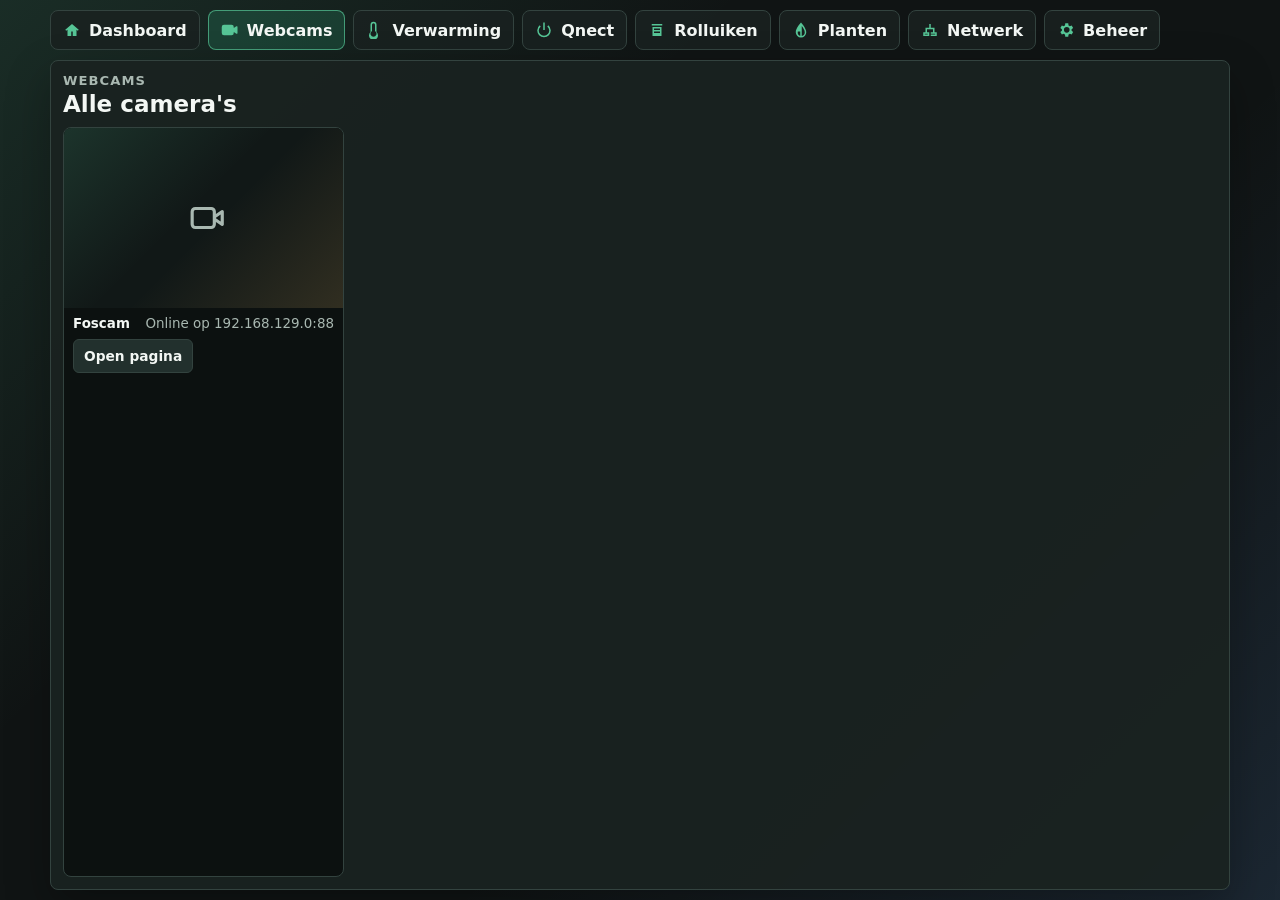
<file: webcams.html>
<!doctype html>
<html lang="nl">
  <head>
    <meta charset="utf-8">
    <meta name="viewport" content="width=device-width, initial-scale=1">
    <title>Webcams | HomeOverview</title>
    <link rel="stylesheet" href="styles.css">
  </head>
  <body>
    <main class="dashboard overview-dashboard">
      <nav class="dashboard-nav" aria-label="Overzichten">
        <a class="nav-button" href="index.html" aria-label="Dashboard">
          <svg viewBox="0 0 24 24" aria-hidden="true"><path d="M3 11.5 12 4l9 7.5-1.28 1.54L18 11.61V20h-5v-6h-2v6H6v-8.39l-1.72 1.43L3 11.5Z"/></svg>
          Dashboard
        </a>
        <a class="nav-button active" href="webcams.html" aria-label="Alle webcams">
          <svg viewBox="0 0 24 24" aria-hidden="true"><path d="M4 5h10a3 3 0 0 1 3 3v1.4l3.45-2.3A1 1 0 0 1 22 7.93v8.14a1 1 0 0 1-1.55.83L17 14.6V16a3 3 0 0 1-3 3H4a3 3 0 0 1-3-3V8a3 3 0 0 1 3-3Z"/></svg>
          Webcams
        </a>
        <a class="nav-button" href="verwarming.html" aria-label="Alle verwarmingstoestellen">
          <svg viewBox="0 0 24 24" aria-hidden="true"><path d="M14 14.76V5a4 4 0 0 0-8 0v9.76A6 6 0 1 0 14 14.76ZM10 21a4 4 0 0 1-2.67-6.98L8 13.42V5a2 2 0 1 1 4 0v8.42l.67.6A4 4 0 0 1 10 21Z"/></svg>
          Verwarming
        </a>
        <a class="nav-button" href="schakelaars.html" aria-label="Alle Qnect schakelaars">
          <svg viewBox="0 0 24 24" aria-hidden="true"><path d="M11 2h2v10h-2V2Zm6.78 3.81-1.42 1.42A7 7 0 1 1 7.64 7.23L6.22 5.81a9 9 0 1 0 11.56 0Z"/></svg>
          Qnect
        </a>
        <a class="nav-button" href="rolluiken.html" aria-label="Alle rolluiken">
          <svg viewBox="0 0 24 24" aria-hidden="true"><path d="M5 4h14v2H5V4Zm1 4h12v12H6V8Zm2 2v2h8v-2H8Zm0 4v2h8v-2H8Z"/></svg>
          Rolluiken
        </a>
        <a class="nav-button" href="planten.html" aria-label="Plantbewatering">
          <svg viewBox="0 0 24 24" aria-hidden="true"><path d="M12 2s7 7.2 7 13a7 7 0 0 1-14 0C5 9.2 12 2 12 2Zm-1 17.9V14H7.8a5 5 0 0 0 3.2 5.9ZM13 20a5 5 0 0 0 4-4.9c0-2.7-2.4-6.3-4-8.3V20Z"/></svg>
          Planten
        </a>
        <a class="nav-button" href="netwerk.html" aria-label="Netwerkoverzicht">
          <svg viewBox="0 0 24 24" aria-hidden="true"><path d="M11 4h2v5h5v6h3v5h-8v-5h3v-4H8v4h3v5H3v-5h3V9h5V4Zm2 13v1h6v-1h-6ZM5 17v1h4v-1H5Zm8-11v3h-2V6h2Z"/></svg>
          Netwerk
        </a>
        <a class="nav-button" href="beheer.html" aria-label="Beheer instellingen">
          <svg viewBox="0 0 24 24" aria-hidden="true"><path d="m19.43 12.98.04-.98-.04-.98 2.11-1.65-2-3.46-2.49 1a7.33 7.33 0 0 0-1.7-.98L15 3h-4l-.35 2.93c-.61.24-1.18.57-1.7.98l-2.49-1-2 3.46 2.11 1.65-.04.98.04.98-2.11 1.65 2 3.46 2.49-1c.52.41 1.09.74 1.7.98L11 21h4l.35-2.93c.61-.24 1.18-.57 1.7-.98l2.49 1 2-3.46-2.11-1.65ZM13 15.5A3.5 3.5 0 1 1 13 8a3.5 3.5 0 0 1 0 7.5Z"/></svg>
          Beheer
        </a>
      </nav>

      <section class="panel overview-panel">
        <div class="panel-heading">
          <div>
            <p class="eyebrow">Webcams</p>
            <h1>Alle camera's</h1>
          </div>
        </div>
        <div class="overview-grid" id="webcam-overview-grid"></div>
      </section>
    </main>

    <dialog class="login-dialog" id="camera-login-dialog">
      <form method="dialog" id="camera-login-form">
        <div class="dialog-heading">
          <h2>Foscam login</h2>
          <button class="icon-button" type="button" id="camera-login-close" aria-label="Sluiten">
            <svg viewBox="0 0 24 24" aria-hidden="true"><path d="m6.4 5 5.6 5.6L17.6 5 19 6.4 13.4 12l5.6 5.6-1.4 1.4-5.6-5.6L6.4 19 5 17.6l5.6-5.6L5 6.4 6.4 5Z"/></svg>
          </button>
        </div>
        <label>
          <span>Gebruiker</span>
          <input id="camera-username" name="username" type="text" autocomplete="username">
        </label>
        <label>
          <span>Wachtwoord</span>
          <input id="camera-password" name="password" type="password" autocomplete="current-password">
        </label>
        <button class="primary-button" type="submit">Bewaren</button>
      </form>
    </dialog>

    <script src="app.js"></script>
  </body>
</html>
</file>
<file: styles.css>
:root {
  color-scheme: dark;
  --bg: #101414;
  --surface: #1a2220;
  --surface-strong: #22302d;
  --line: #33433f;
  --text: #f3f7f4;
  --muted: #a9b8b1;
  --accent: #56c596;
  --accent-strong: #31a77a;
  --warn: #f0b35a;
  --cool: #69a7ff;
  --danger: #ed6f65;
  --shadow: 0 18px 45px rgb(0 0 0 / 28%);
  font-family: Inter, "Segoe UI", system-ui, -apple-system, BlinkMacSystemFont, sans-serif;
}

* {
  box-sizing: border-box;
}

html,
body {
  width: 100%;
  height: 100%;
}

body {
  margin: 0;
  background:
    linear-gradient(135deg, rgb(86 197 150 / 14%), transparent 34%),
    linear-gradient(315deg, rgb(105 167 255 / 13%), transparent 38%),
    var(--bg);
  color: var(--text);
  overflow: hidden;
}

button,
a {
  -webkit-tap-highlight-color: transparent;
}

button {
  border: 0;
  font: inherit;
}

svg {
  display: block;
  width: 1.25rem;
  height: 1.25rem;
  fill: currentColor;
}

.dashboard {
  width: min(1200px, 100%);
  height: 100dvh;
  margin: 0 auto;
  padding: 10px;
  display: grid;
  grid-template-rows: auto auto minmax(0, 1fr);
  gap: 10px;
}

.overview-dashboard {
  grid-template-rows: auto minmax(0, 1fr);
}

.dashboard-nav {
  display: flex;
  flex-wrap: wrap;
  align-items: center;
  gap: 8px;
  min-height: 40px;
}

.nav-button {
  min-height: 40px;
  display: inline-flex;
  align-items: center;
  gap: 8px;
  border: 1px solid var(--line);
  border-radius: 8px;
  padding: 8px 12px;
  color: var(--text);
  background: rgb(26 34 32 / 88%);
  text-decoration: none;
  font-weight: 750;
}

.nav-button svg {
  width: 18px;
  height: 18px;
  color: var(--accent);
}

.nav-button.active {
  border-color: rgb(86 197 150 / 70%);
  background: rgb(49 167 122 / 22%);
}

.topbar {
  display: grid;
  grid-template-columns: minmax(0, 1fr) auto minmax(0, 1fr);
  gap: 10px;
  align-items: stretch;
}

.status-block,
.temperature-block {
  min-height: 68px;
  border: 1px solid var(--line);
  border-radius: 8px;
  background: rgb(26 34 32 / 88%);
  box-shadow: var(--shadow);
  padding: 10px 14px;
}

.status-block {
  display: flex;
  flex-direction: column;
  justify-content: center;
}

.align-right {
  align-items: flex-end;
  text-align: right;
}

.temperature-block {
  min-width: 260px;
  display: flex;
  align-items: center;
  justify-content: center;
  gap: 12px;
}

.temperature-block svg {
  width: 30px;
  height: 30px;
  color: var(--accent);
}

.day,
.temperature,
.time {
  font-size: clamp(1.65rem, 2.8vw, 2.55rem);
  line-height: 1;
  font-weight: 750;
}

.temperature {
  min-width: 140px;
}

.date-line,
.temperature-source,
.eyebrow,
.mini-stats,
.camera-label,
.switch-state {
  color: var(--muted);
}

.date-line,
.temperature-source {
  margin-top: 5px;
  font-size: .9rem;
}

.content-grid {
  display: grid;
  min-height: 0;
  grid-template-columns: minmax(0, .98fr) minmax(0, 1.02fr);
  grid-template-rows: minmax(210px, .68fr) minmax(0, 1.32fr);
  grid-template-areas:
    "climate sonoff"
    "energy cameras";
  gap: 10px;
}

.overview-content {
  min-height: 0;
  display: grid;
}

.overview-panel {
  min-height: 0;
  display: flex;
  flex-direction: column;
}

.overview-grid {
  flex: 1;
  min-height: 0;
  display: grid;
  grid-template-columns: repeat(4, minmax(0, 1fr));
  gap: 10px;
}

.overview-card {
  min-height: 0;
  border: 1px solid var(--line);
  border-radius: 8px;
  background: rgb(26 34 32 / 92%);
  overflow: hidden;
}

.overview-card-heading {
  display: flex;
  justify-content: space-between;
  gap: 12px;
  padding: 12px;
}

.status-pill {
  align-self: flex-start;
  border: 1px solid var(--line);
  border-radius: 999px;
  padding: 5px 9px;
  color: var(--muted);
  background: #111817;
  font-size: .78rem;
  font-weight: 750;
  white-space: nowrap;
}

.overview-camera-view {
  min-height: 180px;
}

.heating-card {
  display: flex;
  flex-direction: column;
  justify-content: space-between;
  padding-bottom: 12px;
}

.overview-temp {
  padding: 8px 12px 12px;
  font-size: clamp(3rem, 5.5vw, 5.2rem);
  line-height: 1;
  font-weight: 800;
}

.overview-temp small {
  margin-left: 4px;
  color: var(--muted);
  font-size: 1.1rem;
}

.overview-meta {
  display: grid;
  gap: 8px;
  padding: 0 12px;
  color: var(--muted);
}

.overview-meta strong {
  color: var(--text);
}

.overview-switch {
  min-height: 120px;
}

.shutter-overview-grid {
  grid-template-columns: repeat(3, minmax(0, 1fr));
}

.shutter-card {
  display: flex;
  flex-direction: column;
  justify-content: space-between;
  padding-bottom: 12px;
}

.shutter-position {
  padding: 10px 12px 16px;
  font-size: clamp(2.6rem, 5vw, 4.6rem);
  line-height: 1;
  font-weight: 800;
}

.shutter-actions {
  display: grid;
  grid-template-columns: repeat(3, minmax(0, 1fr));
  gap: 8px;
  padding: 0 12px;
}

.shutter-actions button {
  min-height: 58px;
  display: inline-flex;
  align-items: center;
  justify-content: center;
  gap: 7px;
  border: 1px solid var(--line);
  border-radius: 8px;
  color: var(--text);
  background: var(--surface-strong);
  cursor: pointer;
  font-weight: 750;
}

.shutter-actions svg {
  width: 18px;
  height: 18px;
  color: var(--accent);
}

.panel {
  min-height: 0;
  border: 1px solid var(--line);
  border-radius: 8px;
  background: rgb(26 34 32 / 92%);
  box-shadow: var(--shadow);
  padding: 12px;
  overflow: hidden;
}

.climate-panel {
  grid-area: climate;
  display: flex;
  flex-direction: column;
  padding: 10px;
}

.sonoff-panel {
  grid-area: sonoff;
}

.energy-panel {
  grid-area: energy;
  display: flex;
  flex-direction: column;
}

.cameras-panel {
  grid-area: cameras;
  display: flex;
  flex-direction: column;
}

.panel-heading {
  display: flex;
  align-items: center;
  justify-content: space-between;
  gap: 12px;
  margin-bottom: 10px;
}

.climate-panel .panel-heading {
  margin-bottom: 6px;
}

.eyebrow {
  margin: 0 0 4px;
  font-size: .82rem;
  font-weight: 700;
  text-transform: uppercase;
  letter-spacing: .08em;
}

h1,
h2 {
  margin: 0;
  font-size: clamp(1.12rem, 1.8vw, 1.65rem);
  line-height: 1.1;
}

.icon-button,
.round-button {
  display: grid;
  place-items: center;
  color: var(--text);
  background: var(--surface-strong);
  border: 1px solid var(--line);
  cursor: pointer;
  transition: transform .18s ease, background .18s ease, border-color .18s ease;
}

.icon-button {
  width: 42px;
  height: 42px;
  border-radius: 8px;
}

.climate-panel .icon-button {
  width: 36px;
  height: 36px;
}

.icon-button.active {
  background: var(--accent-strong);
  border-color: var(--accent);
}

.round-button {
  width: 58px;
  height: 58px;
  border-radius: 50%;
}

.icon-button:active,
.round-button:active,
.switch-button:active {
  transform: scale(.96);
}

.climate-readout {
  display: grid;
  grid-template-columns: 58px minmax(0, 1fr) 58px;
  gap: 8px;
  align-items: center;
  margin: 4px 0 8px;
}

.climate-panel .round-button {
  width: 46px;
  height: 46px;
  justify-self: center;
}

.target-temp {
  min-height: 62px;
  display: flex;
  align-items: baseline;
  justify-content: center;
  border-radius: 8px;
  background: linear-gradient(135deg, rgb(86 197 150 / 22%), rgb(105 167 255 / 14%));
  border: 1px solid var(--line);
  font-size: clamp(2.5rem, 4.2vw, 3.65rem);
  line-height: 1;
  font-weight: 800;
}

.target-temp small {
  margin-left: 6px;
  font-size: 1.2rem;
  color: var(--muted);
}

.segmented-control {
  display: grid;
  grid-template-columns: repeat(4, 1fr);
  gap: 5px;
  padding: 5px;
  border-radius: 8px;
  background: #111817;
  border: 1px solid var(--line);
}

.segmented-control button {
  min-height: 34px;
  border-radius: 6px;
  color: var(--muted);
  background: transparent;
  cursor: pointer;
  font-weight: 700;
}

.segmented-control button.selected {
  color: var(--text);
  background: var(--surface-strong);
}

.mini-stats {
  display: flex;
  justify-content: space-between;
  gap: 14px;
  margin-top: 7px;
  font-size: .86rem;
}

.mini-stats strong {
  color: var(--text);
}

.switch-grid {
  display: grid;
  grid-template-columns: repeat(2, minmax(0, 1fr));
  gap: 10px;
}

.switch-button {
  min-height: 70px;
  display: flex;
  align-items: center;
  justify-content: space-between;
  gap: 14px;
  padding: 12px;
  border-radius: 8px;
  border: 1px solid var(--line);
  color: var(--text);
  background: var(--surface-strong);
  cursor: pointer;
  text-align: left;
}

.switch-button svg {
  width: 28px;
  height: 28px;
  color: var(--muted);
}

.switch-button.active {
  background: rgb(49 167 122 / 22%);
  border-color: rgb(86 197 150 / 70%);
}

.switch-button.active svg {
  color: var(--accent);
}

.switch-name {
  display: block;
  margin-bottom: 5px;
  font-weight: 750;
}

.switch-state {
  display: block;
  font-size: .95rem;
}

.text-link {
  color: var(--text);
  text-decoration: none;
  border: 1px solid var(--line);
  border-radius: 6px;
  padding: 8px 12px;
  background: var(--surface-strong);
  font-weight: 700;
}

.primary-link {
  min-height: 42px;
  display: inline-flex;
  align-items: center;
  justify-content: center;
  border-radius: 7px;
  padding: 9px 13px;
  color: #07120d;
  background: var(--accent);
  text-decoration: none;
  font-weight: 800;
}

.network-actions {
  display: flex;
  flex-wrap: wrap;
  justify-content: flex-end;
  gap: 8px;
}

.network-actions button,
.network-actions a {
  min-height: 42px;
}

.network-actions svg {
  width: 18px;
  height: 18px;
}

.network-actions .secondary-button {
  display: inline-flex;
  align-items: center;
  gap: 8px;
}

.plants-panel {
  min-height: 0;
  display: flex;
  flex-direction: column;
}

.plants-layout {
  flex: 1;
  min-height: 0;
  display: grid;
  grid-template-columns: 320px minmax(0, 1fr);
  gap: 12px;
}

.plants-info {
  border: 1px solid var(--line);
  border-radius: 8px;
  padding: 14px;
  background: #111817;
  color: var(--muted);
}

.plants-info h2 {
  margin-bottom: 12px;
  color: var(--text);
}

.plants-info p {
  margin: 0 0 12px;
  line-height: 1.45;
}

.plants-info strong {
  color: var(--text);
}

.plants-frame-wrap {
  min-height: 0;
  border: 1px solid var(--line);
  border-radius: 8px;
  overflow: hidden;
  background: #07100e;
}

.plants-frame-wrap iframe {
  width: 100%;
  height: 100%;
  min-height: 560px;
  border: 0;
  background: #fff;
}

.network-page {
  overflow-y: auto;
}

.network-page .dashboard {
  height: auto;
  min-height: 100dvh;
}

.network-panel {
  display: flex;
  flex-direction: column;
  overflow: visible;
}

.network-layout {
  flex: 1;
  display: grid;
  grid-template-columns: minmax(0, 1fr) 290px;
  gap: 12px;
}

.network-map {
  display: grid;
  grid-template-rows: auto 18px auto 24px auto;
  align-items: center;
  border: 1px solid var(--line);
  border-radius: 8px;
  padding: 14px;
  background:
    linear-gradient(135deg, rgb(86 197 150 / 9%), transparent 45%),
    #111817;
}

.network-root {
  width: min(360px, 100%);
  justify-self: center;
}

.network-infra-row,
.network-device-grid {
  display: grid;
  gap: 10px;
}

.network-infra-row {
  grid-template-columns: repeat(3, minmax(0, 1fr));
}

.network-device-grid {
  align-self: start;
  grid-template-columns: repeat(4, minmax(0, 1fr));
}

.network-line {
  justify-self: center;
  background: rgb(86 197 150 / 42%);
}

.network-line.vertical {
  width: 2px;
  height: 18px;
}

.network-line.fan {
  width: min(76%, 640px);
  height: 2px;
  position: relative;
}

.network-line.fan::before,
.network-line.fan::after {
  content: "";
  position: absolute;
  top: 0;
  width: 2px;
  height: 24px;
  background: rgb(86 197 150 / 42%);
}

.network-line.fan::before {
  left: 0;
}

.network-line.fan::after {
  right: 0;
}

.network-node {
  min-width: 0;
  min-height: 118px;
  display: grid;
  gap: 12px;
  border: 1px solid var(--line);
  border-radius: 8px;
  padding: 12px;
  background: var(--surface);
}

.network-node.gateway {
  border-color: rgb(86 197 150 / 64%);
  background: rgb(49 167 122 / 18%);
}

.network-node.repeater {
  border-color: rgb(105 167 255 / 62%);
  background: rgb(105 167 255 / 13%);
}

.network-node.hub,
.network-node.lan {
  background: rgb(34 48 45 / 92%);
}

.network-node.camera {
  border-color: rgb(240 179 90 / 56%);
}

.network-node.plant {
  border-color: rgb(86 197 150 / 56%);
}

.network-node.printer {
  border-color: rgb(105 167 255 / 56%);
}

.network-node.storage {
  border-color: rgb(240 179 90 / 56%);
  background: rgb(240 179 90 / 10%);
}

.network-node.unknown {
  border-color: rgb(169 184 177 / 34%);
  background: rgb(169 184 177 / 8%);
}

.network-node-top {
  display: grid;
  gap: 7px;
}

.network-type {
  justify-self: start;
  border: 1px solid var(--line);
  border-radius: 999px;
  padding: 4px 8px;
  color: var(--muted);
  background: #101817;
  font-size: .76rem;
  font-weight: 800;
  text-transform: uppercase;
}

.network-node strong {
  min-width: 0;
  overflow-wrap: anywhere;
  font-size: 1rem;
}

.network-node dl,
.network-details dl {
  display: grid;
  gap: 8px;
  margin: 0;
}

.network-node dl div,
.network-details dl div {
  min-width: 0;
  display: grid;
  gap: 2px;
}

.network-node dt,
.network-details dt {
  color: var(--muted);
  font-size: .76rem;
  font-weight: 750;
  text-transform: uppercase;
}

.network-node dd,
.network-details dd {
  min-width: 0;
  margin: 0;
  overflow-wrap: anywhere;
  font-weight: 750;
}

.network-details {
  min-height: 0;
  border: 1px solid var(--line);
  border-radius: 8px;
  padding: 14px;
  background: #111817;
}

.network-details h2 {
  margin-bottom: 14px;
}

.energy-summary {
  display: grid;
  grid-template-columns: repeat(3, minmax(0, 1fr));
  gap: 8px;
  margin-bottom: 8px;
}

.energy-summary > div {
  min-height: 55px;
  display: flex;
  flex-direction: column;
  justify-content: center;
  padding: 9px 10px;
  border: 1px solid var(--line);
  border-radius: 8px;
  background: var(--surface-strong);
}

.summary-label {
  margin-bottom: 6px;
  color: var(--muted);
  font-size: .86rem;
}

.energy-summary strong {
  font-size: clamp(1.15rem, 2.4vw, 1.8rem);
  line-height: 1;
}

.energy-chart-wrap {
  position: relative;
  flex: 1;
  min-height: 0;
  border: 1px solid var(--line);
  border-radius: 8px;
  background: #111817;
  overflow: hidden;
}

.energy-chart {
  display: block;
  width: 100%;
  height: 100%;
  min-height: 120px;
}

.energy-grid-line {
  stroke: rgb(255 255 255 / 9%);
  stroke-width: 1;
}

.energy-day-line {
  stroke: rgb(240 179 90 / 55%);
  stroke-dasharray: 5 6;
  stroke-width: 2;
}

.energy-bar {
  fill: var(--cool);
  cursor: pointer;
}

.energy-bar.low {
  fill: var(--accent);
}

.energy-bar.current {
  fill: var(--warn);
}

.energy-tooltip {
  position: absolute;
  z-index: 2;
  left: 0;
  top: 0;
  min-width: 104px;
  pointer-events: none;
  transform: translate(-50%, calc(-100% - 10px));
  border: 1px solid var(--line);
  border-radius: 6px;
  padding: 8px 10px;
  color: var(--text);
  background: rgb(16 24 23 / 96%);
  box-shadow: 0 10px 24px rgb(0 0 0 / 32%);
  font-size: .84rem;
  line-height: 1.15;
  opacity: 0;
  transition: opacity .12s ease;
}

.energy-tooltip.visible {
  opacity: 1;
}

.energy-tooltip strong {
  display: block;
  margin-top: 4px;
  font-size: .98rem;
}

.energy-tooltip span {
  display: block;
  color: var(--muted);
  font-weight: 700;
}

.energy-axis-label {
  fill: var(--muted);
  font-size: 13px;
}

.energy-legend {
  display: flex;
  flex-wrap: wrap;
  gap: 12px;
  align-items: center;
  margin-top: 7px;
  color: var(--muted);
  font-size: .82rem;
}

.energy-legend span {
  display: inline-flex;
  align-items: center;
  gap: 6px;
}

.legend-swatch {
  width: 12px;
  height: 12px;
  border-radius: 3px;
  background: var(--cool);
}

.legend-swatch.low {
  background: var(--accent);
}

.legend-swatch.current {
  background: var(--warn);
}

.energy-footer {
  display: flex;
  justify-content: space-between;
  gap: 12px;
  margin-top: 6px;
  color: var(--muted);
  font-size: .94rem;
}

.camera-grid {
  display: grid;
  flex: 1;
  min-height: 0;
  grid-template-columns: repeat(4, minmax(0, 1fr));
  gap: 10px;
}

.camera-tile {
  overflow: hidden;
  border: 1px solid var(--line);
  border-radius: 8px;
  background: #0c1110;
}

.camera-tile.setup {
  cursor: pointer;
}

.camera-tile[role="link"] {
  cursor: pointer;
}

.camera-tile[role="link"]:focus-visible {
  outline: 2px solid var(--accent);
  outline-offset: 2px;
}

.camera-view {
  position: relative;
  aspect-ratio: 16 / 10;
  display: grid;
  place-items: center;
  background:
    linear-gradient(135deg, rgb(86 197 150 / 16%), transparent 45%),
    linear-gradient(315deg, rgb(240 179 90 / 15%), transparent 48%),
    #111817;
}

.camera-view img,
.camera-view iframe {
  width: 100%;
  height: 100%;
  border: 0;
  object-fit: cover;
}

.camera-placeholder {
  width: 38px;
  height: 38px;
  color: var(--muted);
}

.camera-label {
  display: flex;
  justify-content: space-between;
  align-items: center;
  gap: 8px;
  padding: 8px 9px;
  font-size: .84rem;
}

.camera-label strong,
.camera-label span {
  min-width: 0;
  overflow: hidden;
  text-overflow: ellipsis;
  white-space: nowrap;
}

.camera-label strong {
  color: var(--text);
}

.camera-tile-actions {
  padding: 0 9px 9px;
}

.text-link.compact {
  min-height: 34px;
  display: inline-flex;
  align-items: center;
  padding: 6px 10px;
  font-size: .86rem;
}

.login-dialog {
  width: min(420px, calc(100vw - 32px));
  border: 1px solid var(--line);
  border-radius: 8px;
  background: var(--surface);
  color: var(--text);
  box-shadow: var(--shadow);
  padding: 0;
}

.login-dialog::backdrop {
  background: rgb(0 0 0 / 62%);
}

.login-dialog form {
  display: grid;
  gap: 16px;
  padding: 20px;
}

.dialog-heading {
  display: flex;
  align-items: center;
  justify-content: space-between;
  gap: 12px;
}

.login-dialog label {
  display: grid;
  gap: 8px;
  color: var(--muted);
  font-size: .95rem;
}

.login-dialog input {
  width: 100%;
  min-height: 48px;
  border: 1px solid var(--line);
  border-radius: 6px;
  padding: 10px 12px;
  color: var(--text);
  background: #101817;
  font: inherit;
}

.primary-button {
  min-height: 50px;
  border-radius: 6px;
  color: #07120d;
  background: var(--accent);
  cursor: pointer;
  font-weight: 800;
}

.settings-dashboard {
  grid-template-rows: auto minmax(0, 1fr);
}

.settings-page {
  overflow-y: auto;
}

.settings-page .dashboard {
  height: auto;
  min-height: 100dvh;
}

.settings-panel {
  padding: 0;
}

.settings-page .settings-panel {
  overflow: visible;
}

#settings-form {
  min-height: 0;
  display: grid;
  grid-template-rows: auto auto minmax(0, 1fr);
}

.settings-page #settings-form {
  display: block;
}

.settings-toolbar {
  display: flex;
  align-items: center;
  justify-content: space-between;
  gap: 14px;
  padding: 14px;
  border-bottom: 1px solid var(--line);
}

.settings-actions {
  display: flex;
  flex-wrap: wrap;
  justify-content: flex-end;
  gap: 8px;
}

.primary-button.compact,
.secondary-button,
.danger-button {
  min-height: 42px;
  border-radius: 7px;
  padding: 9px 13px;
  cursor: pointer;
  font-weight: 800;
}

.secondary-button {
  border: 1px solid var(--line);
  color: var(--text);
  background: var(--surface-strong);
}

.danger-button {
  border: 1px solid rgb(237 111 101 / 45%);
  color: #ffd5d0;
  background: rgb(237 111 101 / 13%);
}

.settings-message {
  display: none;
  margin: 0;
  padding: 10px 14px;
  border-bottom: 1px solid rgb(86 197 150 / 28%);
  color: var(--accent);
  background: rgb(86 197 150 / 10%);
  font-weight: 750;
}

.settings-message.visible {
  display: block;
}

.settings-grid {
  min-height: 0;
  display: grid;
  grid-template-columns: 210px minmax(0, 1fr);
}

.settings-page .settings-grid {
  min-height: auto;
}

.settings-menu {
  display: flex;
  flex-direction: column;
  gap: 8px;
  padding: 14px;
  border-right: 1px solid var(--line);
  background: rgb(17 24 23 / 58%);
}

.settings-menu a {
  border: 1px solid var(--line);
  border-radius: 7px;
  padding: 10px 12px;
  color: var(--text);
  background: rgb(34 48 45 / 72%);
  text-decoration: none;
  font-weight: 800;
}

.settings-content {
  min-height: 0;
  overflow: auto;
  padding: 14px;
}

.settings-page .settings-content {
  overflow: visible;
}

.settings-section {
  margin-bottom: 14px;
  border: 1px solid var(--line);
  border-radius: 8px;
  background: rgb(17 24 23 / 58%);
  overflow: hidden;
}

.settings-section-heading,
.settings-row-header {
  display: flex;
  align-items: center;
  justify-content: space-between;
  gap: 12px;
}

.settings-section-heading {
  padding: 13px;
  border-bottom: 1px solid var(--line);
}

.settings-hint {
  margin: 0;
  padding: 10px 13px 0;
  color: var(--muted);
}

.settings-fields {
  display: grid;
  grid-template-columns: repeat(2, minmax(0, 1fr));
  gap: 10px;
  padding: 13px;
}

.compact-fields {
  grid-template-columns: repeat(3, minmax(0, 1fr));
  padding: 0;
}

.settings-field {
  display: grid;
  gap: 7px;
  color: var(--muted);
  font-size: .9rem;
  font-weight: 700;
}

.settings-field input {
  width: 100%;
  min-height: 44px;
  border: 1px solid var(--line);
  border-radius: 7px;
  padding: 9px 11px;
  color: var(--text);
  background: #101817;
  font: inherit;
}

.checkbox-field {
  grid-template-columns: auto minmax(0, 1fr);
  align-items: center;
  align-self: end;
  min-height: 44px;
  border: 1px solid var(--line);
  border-radius: 7px;
  padding: 0 11px;
  background: #101817;
}

.checkbox-field input {
  width: 20px;
  min-height: 20px;
}

.settings-list {
  display: grid;
  gap: 10px;
  padding: 13px;
}

.settings-row {
  display: grid;
  gap: 10px;
  border: 1px solid var(--line);
  border-radius: 8px;
  padding: 12px;
  background: var(--surface);
}

.camera-settings-list {
  gap: 8px;
}

.camera-settings-row {
  grid-template-columns: minmax(0, 1fr) auto;
  align-items: start;
}

.camera-settings-row .settings-field {
  min-width: 0;
}

.camera-settings-row .danger-button {
  align-self: start;
  min-height: 44px;
  white-space: nowrap;
}

.camera-settings-preview {
  min-width: 0;
  display: grid;
  grid-template-columns: 132px minmax(0, 1fr);
  gap: 12px;
  align-items: center;
}

.camera-settings-meta {
  min-width: 0;
  display: grid;
  grid-template-columns: 12px minmax(0, 1fr);
  gap: 8px;
  align-items: start;
}

.camera-settings-meta strong,
.camera-settings-meta span:not(.camera-status-dot) {
  display: block;
  min-width: 0;
  overflow-wrap: anywhere;
}

.camera-settings-meta strong {
  color: var(--text);
}

.camera-settings-meta span:not(.camera-status-dot) {
  margin-top: 4px;
  color: var(--muted);
  font-size: .88rem;
  font-weight: 700;
}

.camera-status-dot {
  width: 10px;
  height: 10px;
  margin-top: 4px;
  border-radius: 999px;
  background: var(--danger);
  box-shadow: 0 0 0 3px rgb(237 111 101 / 14%);
}

.camera-status-dot.online {
  background: var(--accent);
  box-shadow: 0 0 0 3px rgb(86 197 150 / 16%);
}

.camera-settings-thumb {
  width: 132px;
  aspect-ratio: 16 / 9;
  display: grid;
  place-items: center;
  overflow: hidden;
  border: 1px solid var(--line);
  border-radius: 7px;
  background:
    linear-gradient(135deg, rgb(86 197 150 / 16%), transparent 45%),
    linear-gradient(315deg, rgb(240 179 90 / 15%), transparent 48%),
    #111817;
}

.camera-settings-thumb img,
.camera-settings-thumb iframe {
  width: 100%;
  height: 100%;
  border: 0;
  object-fit: cover;
}

.camera-settings-thumb .camera-placeholder {
  width: 30px;
  height: 30px;
}

.camera-settings-fields {
  grid-column: 1 / -1;
  display: grid;
  grid-template-columns: minmax(100px, .8fr) minmax(150px, 1fr) minmax(90px, .55fr) minmax(320px, 2fr);
  gap: 10px;
}

.camera-page {
  overflow-y: auto;
}

.camera-page .dashboard {
  height: auto;
  min-height: 100dvh;
}

.camera-detail-panel {
  display: flex;
  flex-direction: column;
  gap: 12px;
  overflow: visible;
}

.camera-detail-heading {
  align-items: flex-start;
}

.camera-detail-actions {
  display: flex;
  flex-wrap: wrap;
  justify-content: flex-end;
  gap: 8px;
}

.camera-detail-actions button,
.camera-detail-actions a {
  min-height: 42px;
}

.camera-detail-layout {
  flex: 1;
  min-height: 0;
  display: grid;
  grid-template-columns: minmax(0, 1fr) 280px;
  gap: 12px;
}

.camera-detail-stage {
  min-height: min(68dvh, 620px);
  overflow: hidden;
  border: 1px solid var(--line);
  border-radius: 8px;
  background: #07100e;
}

.camera-detail-stage .camera-view {
  width: 100%;
  height: 100%;
  min-height: min(68dvh, 620px);
  aspect-ratio: auto;
}

.camera-detail-stage .camera-view img,
.camera-detail-stage .camera-view iframe {
  object-fit: contain;
  background: #050908;
}

.camera-detail-info {
  min-width: 0;
  border: 1px solid var(--line);
  border-radius: 8px;
  padding: 14px;
  background: #111817;
}

.camera-detail-info dl,
.camera-detail-info div {
  display: grid;
  gap: 8px;
}

.camera-detail-info dl {
  margin: 0;
}

.camera-detail-info div + div {
  margin-top: 14px;
}

.camera-detail-info dt {
  color: var(--muted);
  font-size: .84rem;
  font-weight: 800;
}

.camera-detail-info dd {
  min-width: 0;
  display: flex;
  align-items: center;
  gap: 8px;
  margin: 0;
  overflow-wrap: anywhere;
  color: var(--text);
  font-weight: 750;
}

.camera-detail-empty {
  min-height: 360px;
  display: grid;
  gap: 14px;
  place-items: center;
  align-content: center;
  border: 1px solid var(--line);
  border-radius: 8px;
  background: #111817;
}

.camera-detail-empty .camera-placeholder {
  width: 54px;
  height: 54px;
}

.camera-detail-empty strong {
  color: var(--text);
  font-size: 1rem;
}

@media (max-width: 940px) {
  body {
    overflow: auto;
  }

  .dashboard {
    padding: 12px;
    height: auto;
    min-height: 100dvh;
  }

  .topbar {
    grid-template-columns: 1fr 1fr;
  }

  .temperature-block {
    grid-column: 1 / -1;
    grid-row: 1;
    min-width: 0;
  }

  .content-grid {
    grid-template-columns: 1fr;
    grid-template-rows: auto;
    grid-template-areas:
      "climate"
      "sonoff"
      "energy"
      "cameras";
  }

  .energy-panel {
    min-height: 340px;
  }

  .camera-grid {
    grid-template-columns: repeat(2, minmax(0, 1fr));
  }

  .overview-grid,
  .shutter-overview-grid {
    grid-template-columns: repeat(2, minmax(0, 1fr));
  }

  .plants-layout {
    grid-template-columns: 1fr;
  }

  .plants-frame-wrap iframe {
    min-height: 620px;
  }

  .network-layout {
    grid-template-columns: 1fr;
  }

  .camera-detail-layout {
    grid-template-columns: 1fr;
  }

  .network-map {
    grid-template-rows: auto 16px auto 20px auto;
  }

  .network-device-grid {
    grid-template-columns: repeat(2, minmax(0, 1fr));
  }

  .settings-grid {
    grid-template-columns: 1fr;
  }

  .settings-menu {
    flex-direction: row;
    flex-wrap: wrap;
    border-right: 0;
    border-bottom: 1px solid var(--line);
  }

  .settings-content {
    overflow: visible;
  }

  .compact-fields {
    grid-template-columns: repeat(2, minmax(0, 1fr));
  }

  .camera-settings-row {
    grid-template-columns: 1fr auto;
  }

  .camera-settings-fields {
    grid-template-columns: repeat(2, minmax(0, 1fr));
  }
}

@media (max-width: 620px) {
  .topbar {
    grid-template-columns: 1fr;
  }

  .temperature-block {
    grid-column: auto;
    grid-row: auto;
  }

  .align-right {
    align-items: flex-start;
    text-align: left;
  }

  .climate-readout {
    grid-template-columns: 58px minmax(0, 1fr) 58px;
    gap: 10px;
  }

  .round-button {
    width: 58px;
    height: 58px;
  }

  .target-temp {
    min-height: 92px;
    font-size: 3.8rem;
  }

  .segmented-control,
  .energy-summary,
  .switch-grid,
  .camera-grid,
  .overview-grid,
  .shutter-overview-grid,
  .network-infra-row,
  .network-device-grid,
  .settings-fields,
  .compact-fields,
  .camera-settings-row {
    grid-template-columns: 1fr;
  }

  .camera-settings-preview {
    grid-template-columns: 112px minmax(0, 1fr);
  }

  .camera-settings-thumb {
    width: 112px;
  }

  .camera-settings-fields {
    grid-template-columns: 1fr;
  }

  .network-line.fan {
    width: 2px;
    height: 22px;
  }

  .network-line.fan::before,
  .network-line.fan::after {
    display: none;
  }

  .settings-toolbar,
  .settings-section-heading,
  .settings-row-header {
    align-items: stretch;
    flex-direction: column;
  }

  .settings-actions {
    justify-content: stretch;
  }

  .settings-actions button,
  .settings-section-heading button {
    width: 100%;
  }
}
</file>
